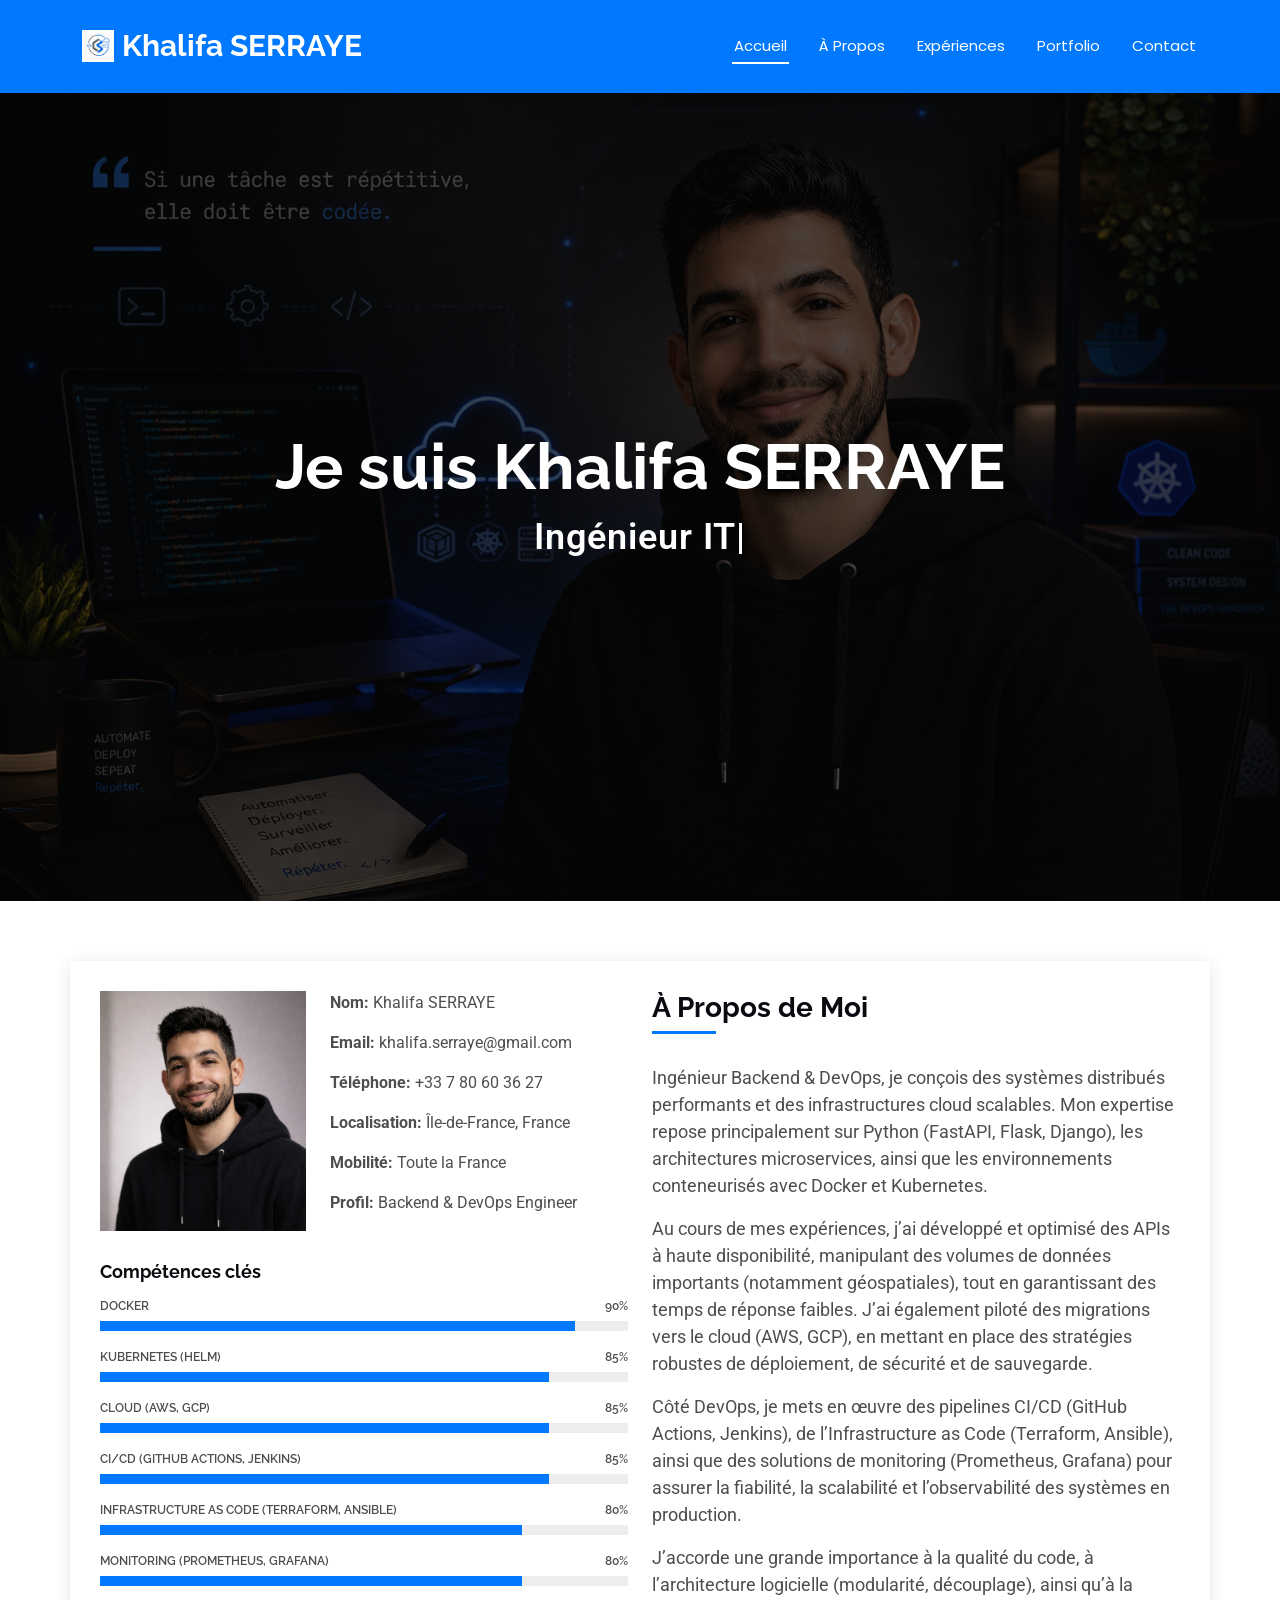
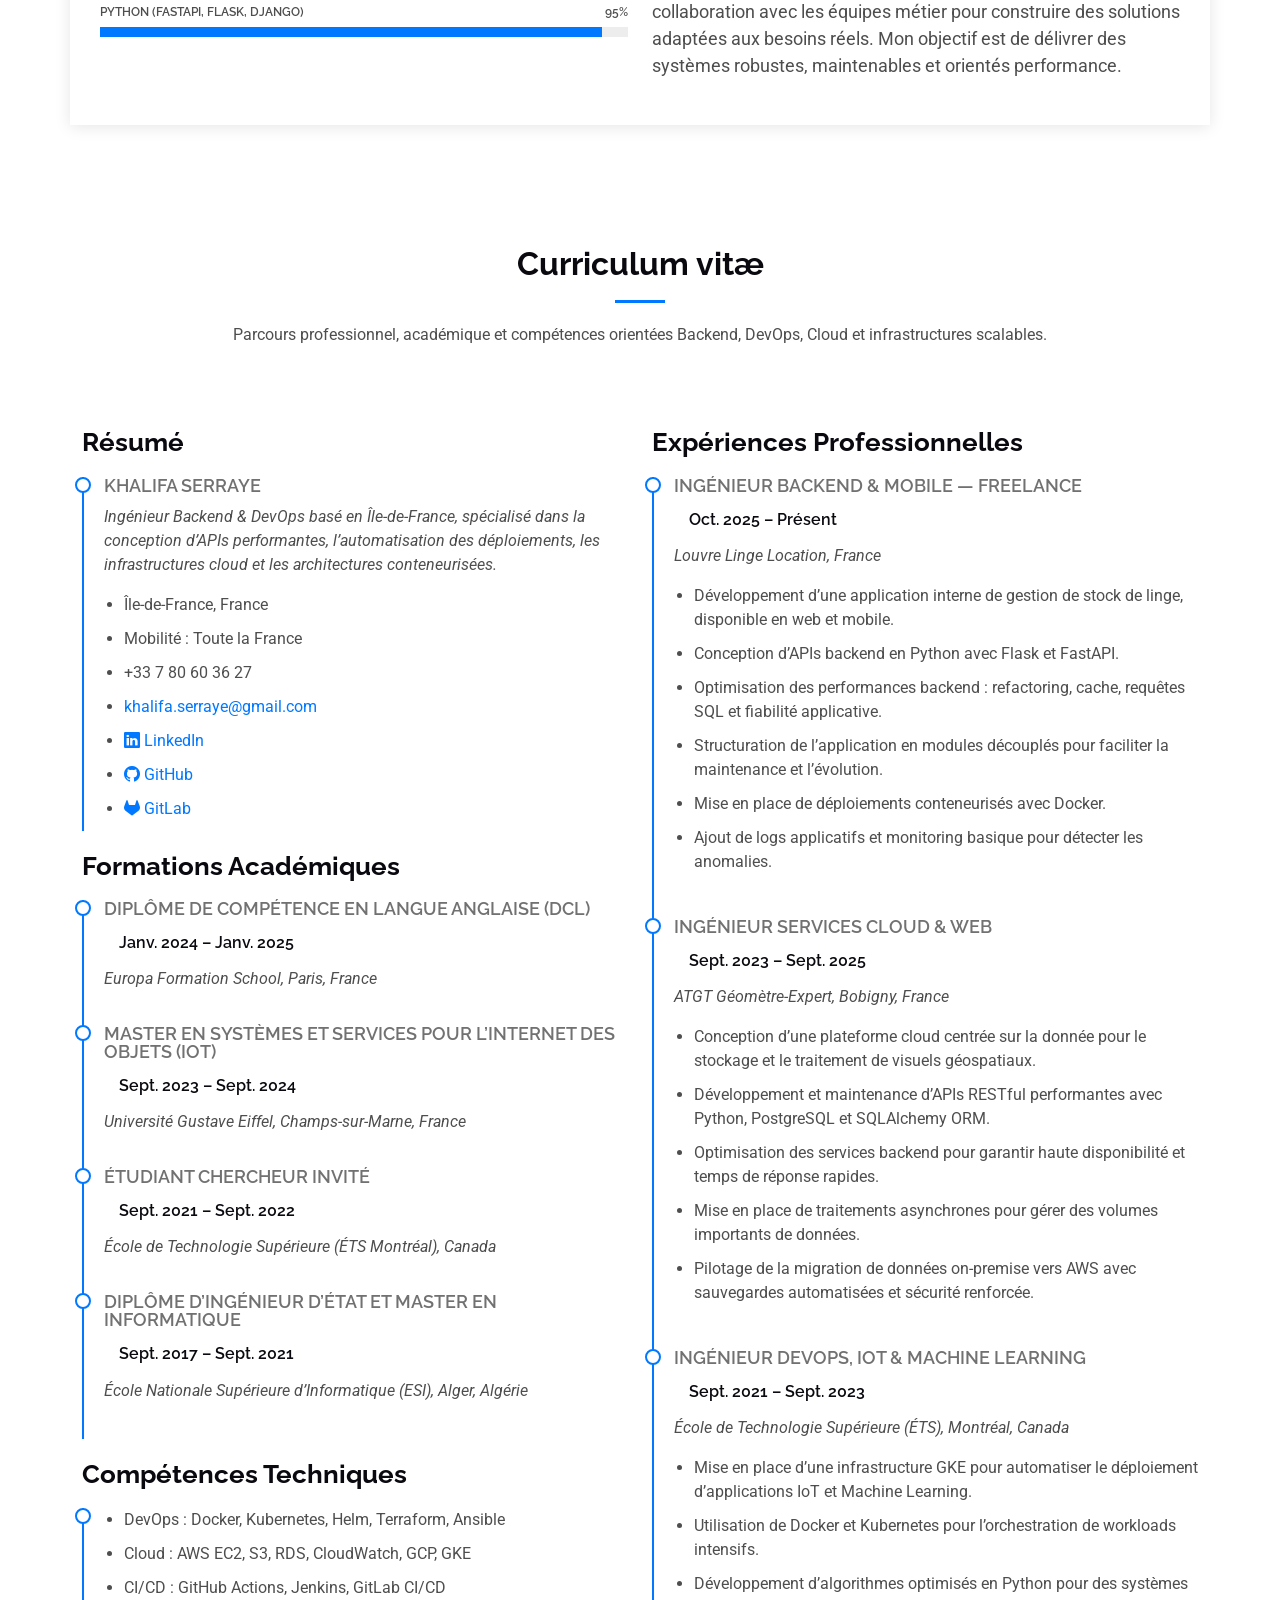
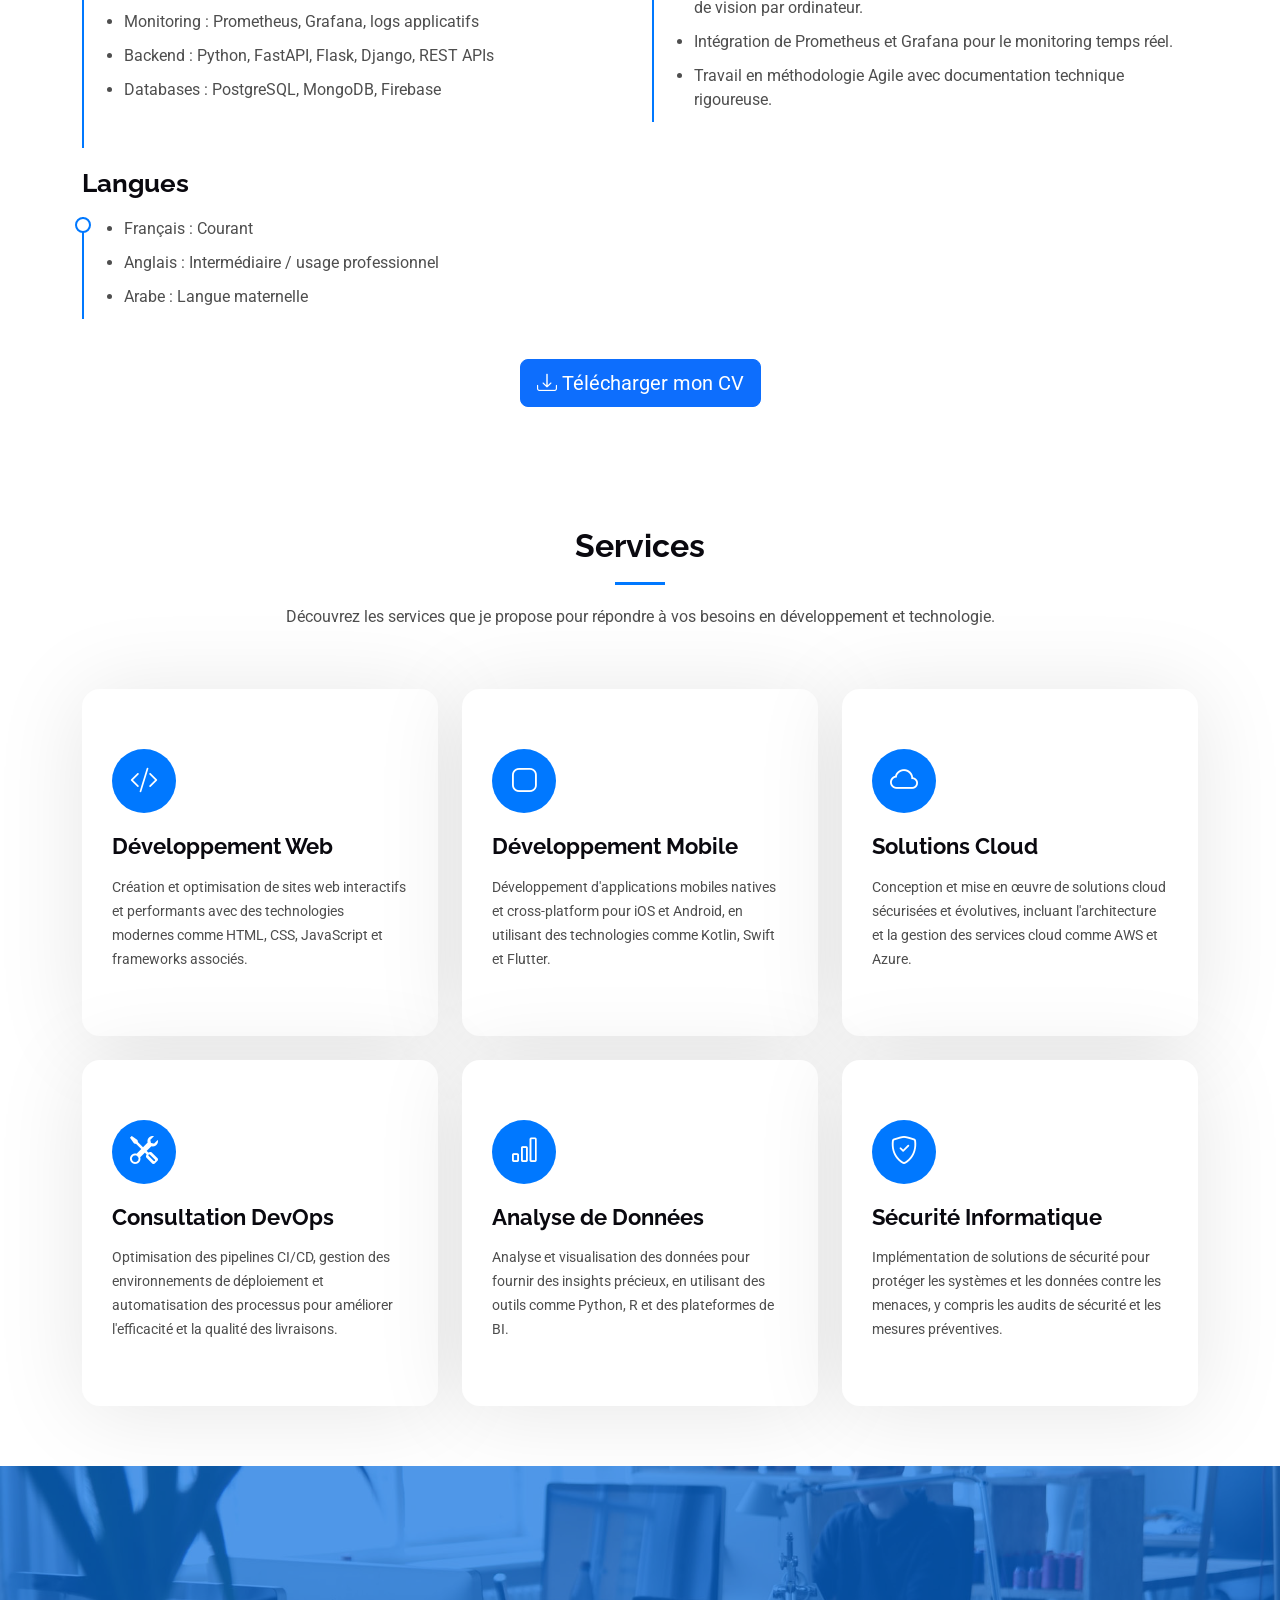
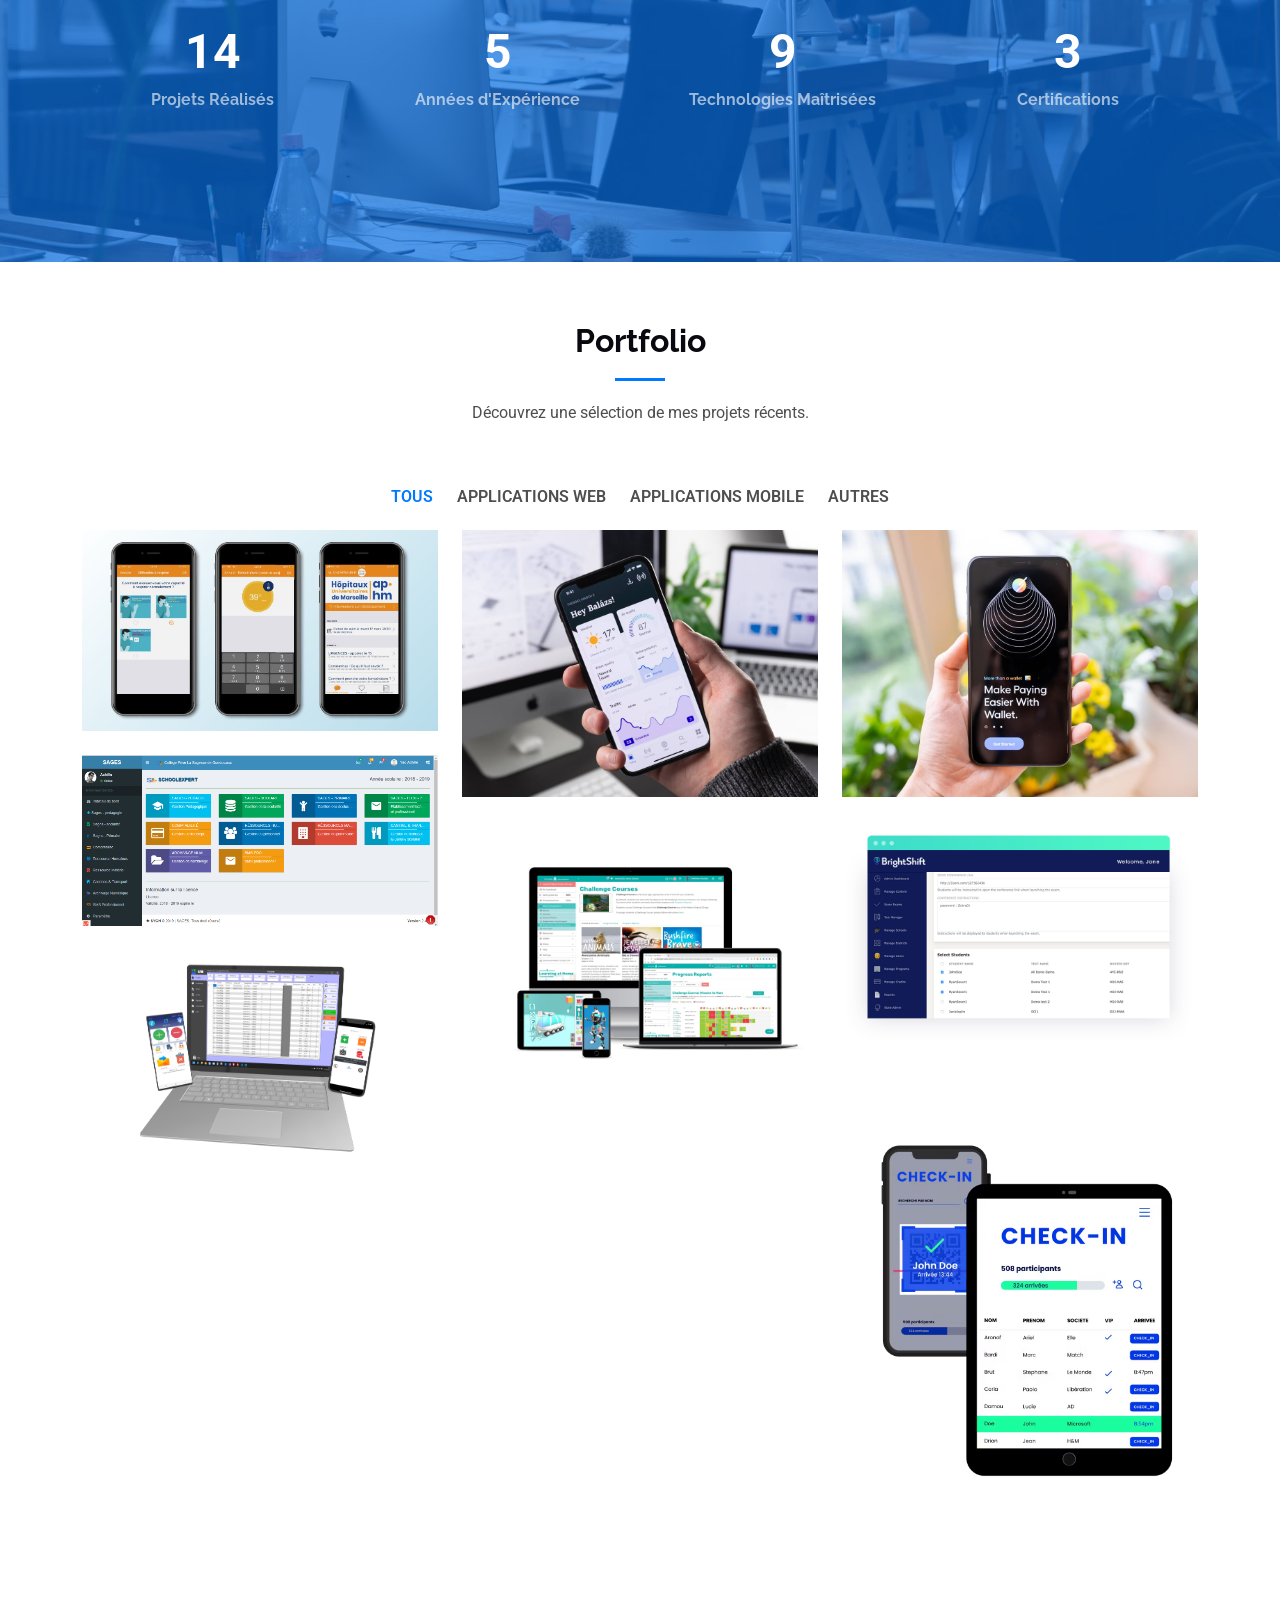
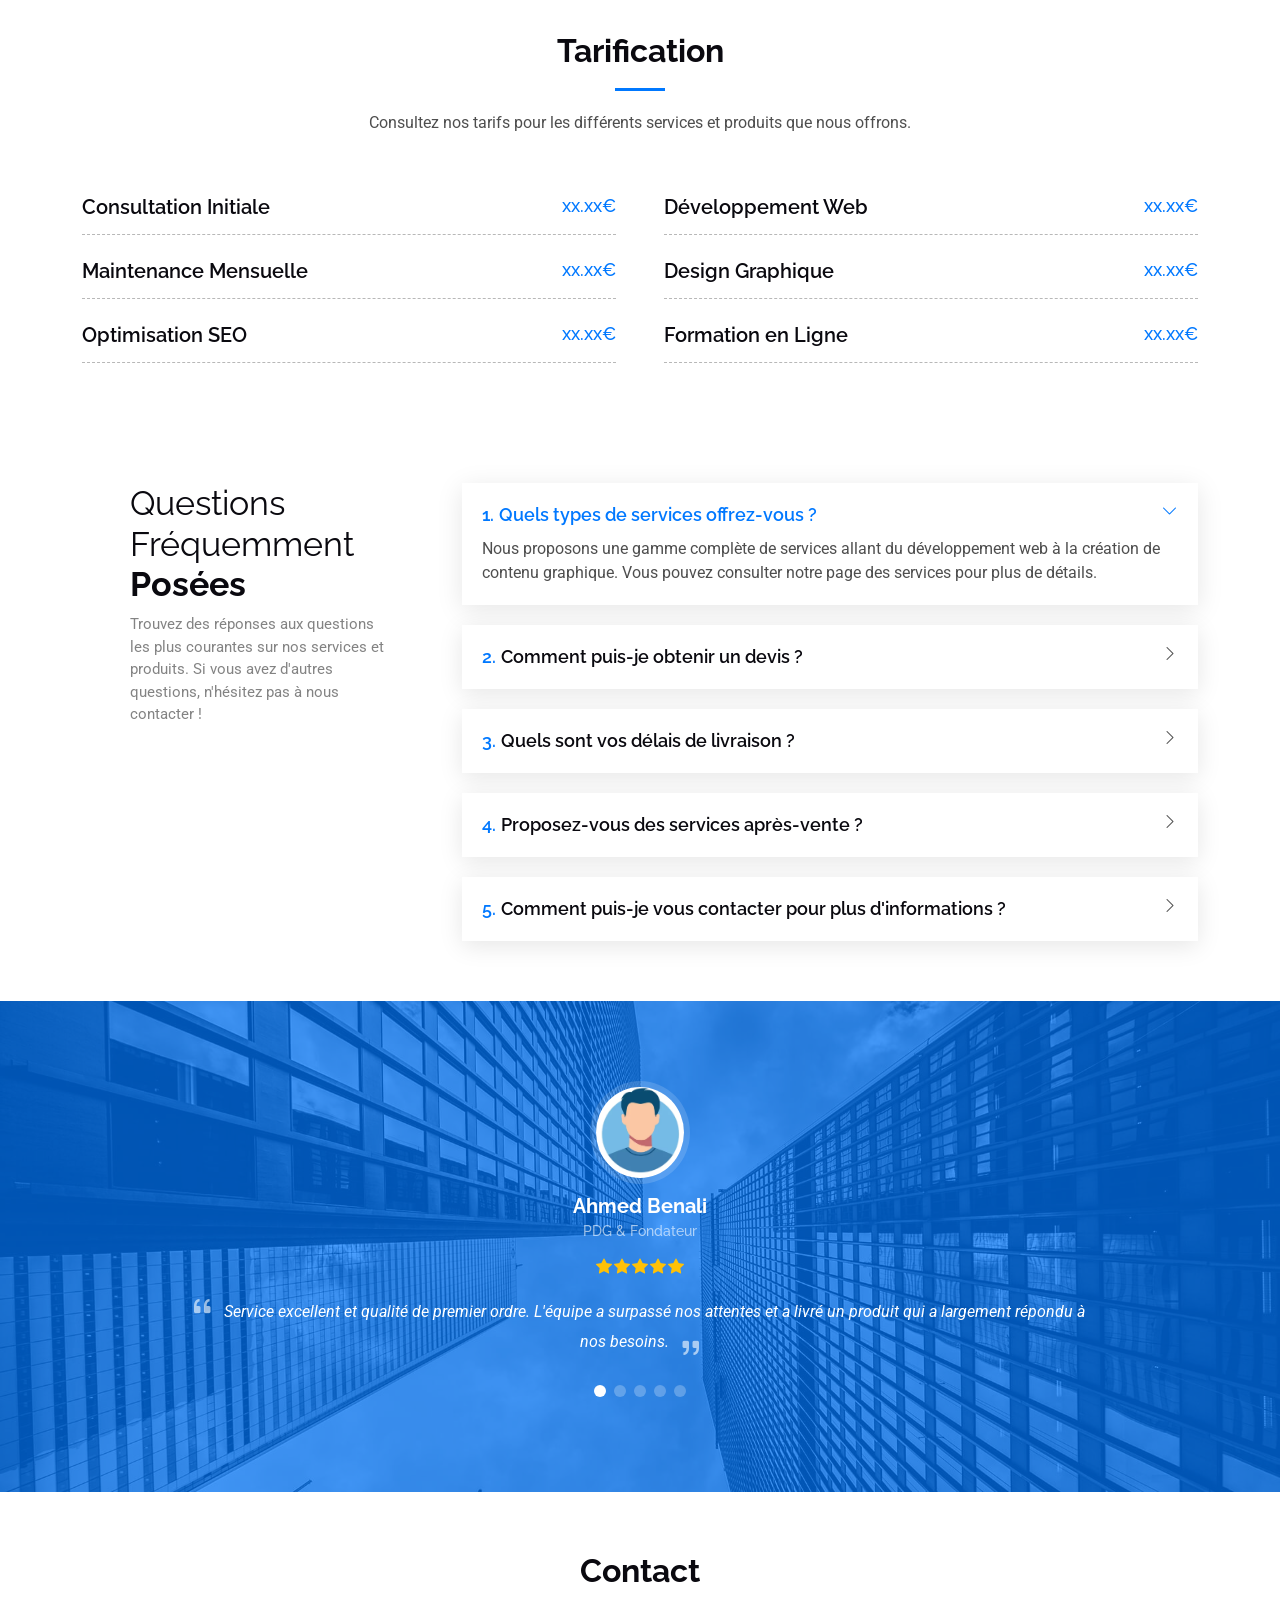
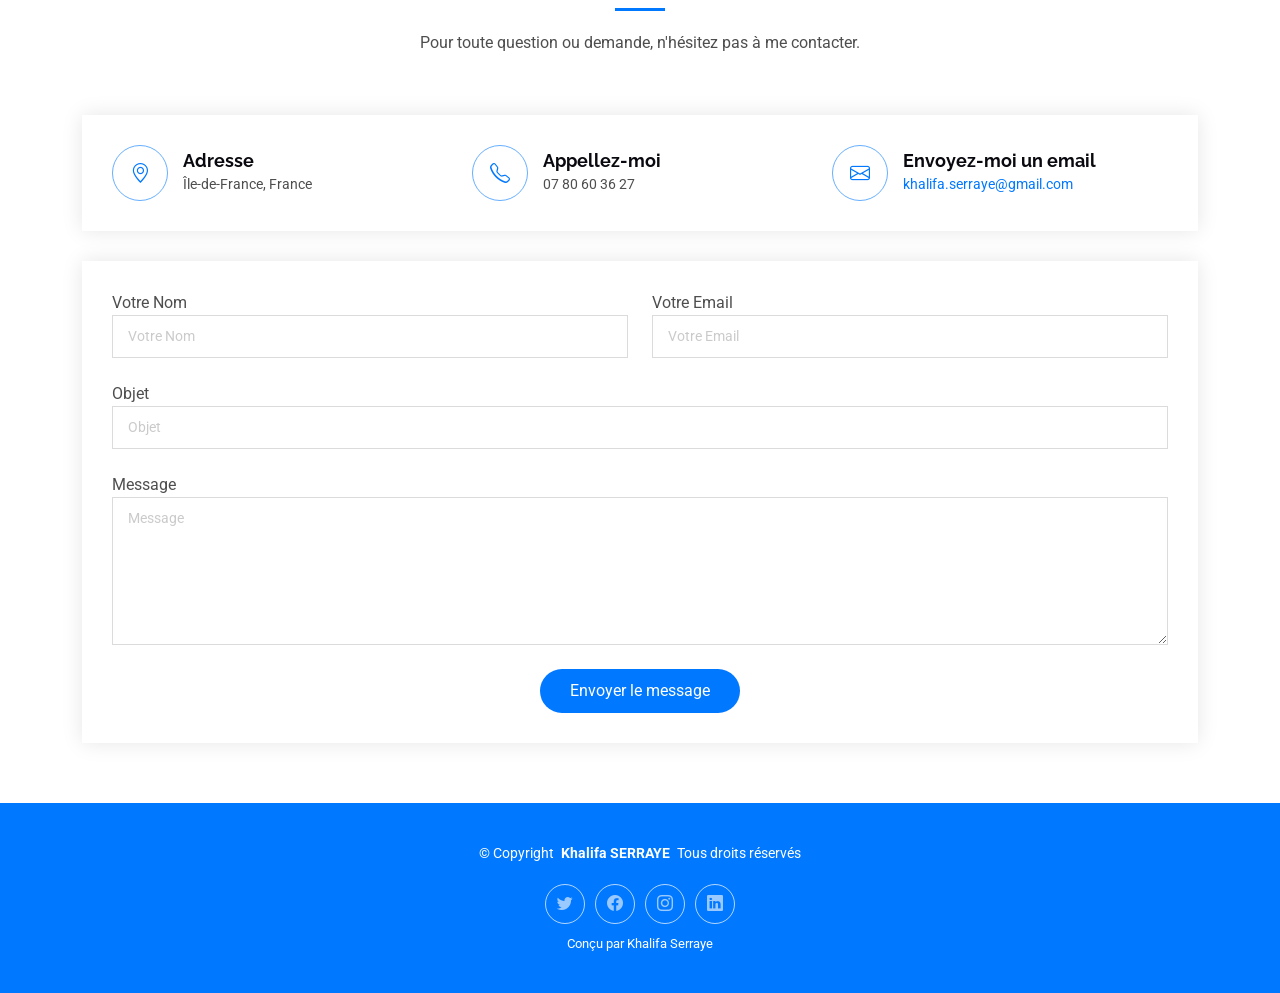
<file: index.html>
<!DOCTYPE html>
<html lang="en">

<head>
  <meta charset="utf-8">
  <meta content="width=device-width, initial-scale=1.0" name="viewport">
  <title>Khalifa Serraye - Ingénieur IT</title>
  <meta name="description"
    content="Site personnel de Khalifa Serraye, ingénieur IT spécialisé en DevOps et Cloud. Découvrez mes projets, expériences professionnelles et compétences.">
  <meta name="keywords"
    content="DevOps, Cloud, IT, Ingénieur, ReactJS, Docker, Kubernetes, Python, Flutter, GitHub, LinkedIn">

  <!-- Favicons -->
  <link href="assets/img/favicon.png" rel="icon">
  <link href="assets/img/apple-touch-icon.png" rel="apple-touch-icon">

  <!-- Fonts -->
  <link href="https://fonts.googleapis.com" rel="preconnect">
  <link href="https://fonts.gstatic.com" rel="preconnect" crossorigin>
  <link
    href="https://fonts.googleapis.com/css2?family=Roboto:ital,wght@0,100;0,300;0,400;0,500;0,700;0,900;1,100;1,300;1,400;1,500;1,700;1,900&family=Poppins:ital,wght@0,100;0,200;0,300;0,400;0,500;0,600;0,700;0,800;0,900;1,100;1,200;1,300;1,400;1,500;1,600;1,700;1,800;1,900&family=Raleway:ital,wght@0,100;0,200;0,300;0,400;0,500;0,600;0,700;0,800;0,900;1,100;1,200;1,300;1,400;1,500;1,600;1,700;1,800;1,900&display=swap"
    rel="stylesheet">

  <!-- Vendor CSS Files -->
  <link href="assets/vendor/bootstrap/css/bootstrap.min.css" rel="stylesheet">
  <link href="assets/vendor/bootstrap-icons/bootstrap-icons.css" rel="stylesheet">
  <link href="assets/vendor/aos/aos.css" rel="stylesheet">
  <link href="assets/vendor/glightbox/css/glightbox.min.css" rel="stylesheet">
  <link href="assets/vendor/swiper/swiper-bundle.min.css" rel="stylesheet">

  <!-- Main CSS File -->
  <link href="assets/css/main.css" rel="stylesheet">

  <!-- =======================================================
  * Template Name: DevFolio
  * Template URL: https://bootstrapmade.com/devfolio-bootstrap-portfolio-html-template/
  * Updated: Aug 07 2024 with Bootstrap v5.3.3
  * Author: BootstrapMade.com
  * License: https://bootstrapmade.com/license/
  ======================================================== -->
</head>

<body class="index-page">

  <header id="header" class="header d-flex align-items-center sticky-top">
    <div class="container-fluid container-xl position-relative d-flex align-items-center justify-content-between">

      <a href="index.html" class="logo d-flex align-items-center">
        <img src="assets/img/logo.png" alt="Logo Khalifa Serraye" class="me-2" style="height: 40px;">
        <h1 class="sitename">Khalifa SERRAYE</h1>
      </a>

      <nav id="navmenu" class="navmenu">
        <ul>
          <li><a href="#hero" class="active">Accueil</a></li>
          <li><a href="#about">À Propos</a></li>
          <li><a href="#resume">Expériences</a></li>
          <li><a href="#portfolio">Portfolio</a></li>
          <!-- <li><a href="#skills">Compétences</a></li> -->
          <li><a href="#contact">Contact</a></li>
        </ul>
        <i class="mobile-nav-toggle d-xl-none bi bi-list"></i>
      </nav>

    </div>
  </header>



  <main class="main">

    <!-- Hero Section -->
    <section id="hero" class="hero section dark-background">

      <!-- Image de présentation (à personnaliser) -->
      <img src="assets/img/hero-img.png" alt="Image de présentation" data-aos="fade-in">

      <div class="container d-flex flex-column align-items-center justify-content-center text-center" data-aos="fade-up"
        data-aos-delay="100">
        <h2>Je suis Khalifa SERRAYE</h2>
        <p>
          <span class="typed"
            data-typed-items="Ingénieur IT, Spécialiste DevOps et Cloud, Architecte CI/CD, Expert Docker et Kubernetes, Développeur Full Stack">
          </span>
        </p>
      </div>

    </section><!-- /Hero Section -->


    <!-- About Section -->
    <section id="about" class="about section">

      <div class="container" data-aos="fade-up" data-aos-delay="100">

        <div class="row gy-4">
          <div class="col-md-6">
            <div class="row justify-content-between gy-4">
              <div class="col-lg-5">
                <img src="assets/img/profile-img.png" class="img-fluid" alt="Khalifa Serraye">
              </div>
              <div class="col-lg-7 about-info">
                <p><strong>Nom: </strong> <span>Khalifa SERRAYE</span></p>
                <p><strong>Email: </strong> <span>khalifa.serraye@gmail.com</span></p>
                <p><strong>Téléphone: </strong> <span>+33 7 80 60 36 27</span></p>
                <p><strong>Localisation: </strong> <span>Île-de-France, France</span></p>
                <p><strong>Mobilité: </strong> <span>Toute la France</span></p>
                <p><strong>Profil: </strong> <span>Backend & DevOps Engineer</span></p>
              </div>
            </div>

            <div class="skills-content skills-animation">

              <h5>Compétences clés</h5>

              <!-- DevOps / Infra -->
              <div class="progress">
                <span class="skill"><span>Docker</span> <i class="val">90%</i></span>
                <div class="progress-bar-wrap">
                  <div class="progress-bar" role="progressbar" aria-valuenow="90"></div>
                </div>
              </div>

              <div class="progress">
                <span class="skill"><span>Kubernetes (Helm)</span> <i class="val">85%</i></span>
                <div class="progress-bar-wrap">
                  <div class="progress-bar" role="progressbar" aria-valuenow="85"></div>
                </div>
              </div>

              <div class="progress">
                <span class="skill"><span>Cloud (AWS, GCP)</span> <i class="val">85%</i></span>
                <div class="progress-bar-wrap">
                  <div class="progress-bar" role="progressbar" aria-valuenow="85"></div>
                </div>
              </div>

              <div class="progress">
                <span class="skill"><span>CI/CD (GitHub Actions, Jenkins)</span> <i class="val">85%</i></span>
                <div class="progress-bar-wrap">
                  <div class="progress-bar" role="progressbar" aria-valuenow="85"></div>
                </div>
              </div>

              <div class="progress">
                <span class="skill"><span>Infrastructure as Code (Terraform, Ansible)</span> <i
                    class="val">80%</i></span>
                <div class="progress-bar-wrap">
                  <div class="progress-bar" role="progressbar" aria-valuenow="80"></div>
                </div>
              </div>

              <div class="progress">
                <span class="skill"><span>Monitoring (Prometheus, Grafana)</span> <i class="val">80%</i></span>
                <div class="progress-bar-wrap">
                  <div class="progress-bar" role="progressbar" aria-valuenow="80"></div>
                </div>
              </div>

              <!-- Backend -->
              <div class="progress">
                <span class="skill"><span>Python (FastAPI, Flask, Django)</span> <i class="val">95%</i></span>
                <div class="progress-bar-wrap">
                  <div class="progress-bar" role="progressbar" aria-valuenow="95"></div>
                </div>
              </div>

            </div>
          </div>

          <div class="col-md-6">
            <div class="about-me">
              <h4>À Propos de Moi</h4>

              <p>
                Ingénieur Backend & DevOps, je conçois des systèmes distribués performants et des infrastructures cloud
                scalables. Mon expertise repose principalement sur Python (FastAPI, Flask, Django), les architectures
                microservices, ainsi que les environnements conteneurisés avec Docker et Kubernetes.
              </p>

              <p>
                Au cours de mes expériences, j’ai développé et optimisé des APIs à haute disponibilité, manipulant des
                volumes
                de données importants (notamment géospatiales), tout en garantissant des temps de réponse faibles. J’ai
                également
                piloté des migrations vers le cloud (AWS, GCP), en mettant en place des stratégies robustes de
                déploiement,
                de sécurité et de sauvegarde.
              </p>

              <p>
                Côté DevOps, je mets en œuvre des pipelines CI/CD (GitHub Actions, Jenkins), de l’Infrastructure as Code
                (Terraform, Ansible), ainsi que des solutions de monitoring (Prometheus, Grafana) pour assurer la
                fiabilité,
                la scalabilité et l’observabilité des systèmes en production.
              </p>

              <p>
                J’accorde une grande importance à la qualité du code, à l’architecture logicielle (modularité,
                découplage),
                ainsi qu’à la collaboration avec les équipes métier pour construire des solutions adaptées aux besoins
                réels.
                Mon objectif est de délivrer des systèmes robustes, maintenables et orientés performance.
              </p>

            </div>
          </div>
        </div>

      </div>

    </section><!-- /About Section -->


<!-- Resume Section -->
<section id="resume" class="resume section">

  <div class="container section-title" data-aos="fade-up">
    <h2>Curriculum vitæ</h2>
    <p>Parcours professionnel, académique et compétences orientées Backend, DevOps, Cloud et infrastructures scalables.</p>
  </div>

  <div class="container">
    <div class="row">

      <!-- Left Column -->
      <div class="col-lg-6" data-aos="fade-up" data-aos-delay="100">

        <h3 class="resume-title">Résumé</h3>
        <div class="resume-item pb-0">
          <h4>Khalifa Serraye</h4>
          <p>
            <em>
              Ingénieur Backend & DevOps basé en Île-de-France, spécialisé dans la conception d’APIs performantes,
              l’automatisation des déploiements, les infrastructures cloud et les architectures conteneurisées.
            </em>
          </p>
          <ul>
            <li>Île-de-France, France</li>
            <li>Mobilité : Toute la France</li>
            <li>+33 7 80 60 36 27</li>
            <li><a href="mailto:khalifa.serraye@gmail.com">khalifa.serraye@gmail.com</a></li>
            <li><a href="https://www.linkedin.com/in/khalifaserraye" target="_blank"><i class="bi bi-linkedin"></i> LinkedIn</a></li>
            <li><a href="https://github.com/khalifaserraye" target="_blank"><i class="bi bi-github"></i> GitHub</a></li>
            <li><a href="https://gitlab.com/khalifa.serraye" target="_blank"><i class="bi bi-gitlab"></i> GitLab</a></li>
          </ul>
        </div>

        <h3 class="resume-title">Formations Académiques</h3>

        <div class="resume-item">
          <h4>Diplôme de Compétence en Langue Anglaise (DCL)</h4>
          <h5>Janv. 2024 – Janv. 2025</h5>
          <p><em>Europa Formation School, Paris, France</em></p>
        </div>

        <div class="resume-item">
          <h4>Master en Systèmes et Services pour l’Internet des Objets (IoT)</h4>
          <h5>Sept. 2023 – Sept. 2024</h5>
          <p><em>Université Gustave Eiffel, Champs-sur-Marne, France</em></p>
        </div>

        <div class="resume-item">
          <h4>Étudiant Chercheur Invité</h4>
          <h5>Sept. 2021 – Sept. 2022</h5>
          <p><em>École de Technologie Supérieure (ÉTS Montréal), Canada</em></p>
        </div>

        <div class="resume-item">
          <h4>Diplôme d’Ingénieur d’État et Master en Informatique</h4>
          <h5>Sept. 2017 – Sept. 2021</h5>
          <p><em>École Nationale Supérieure d’Informatique (ESI), Alger, Algérie</em></p>
        </div>

        <h3 class="resume-title">Compétences Techniques</h3>
        <div class="resume-item">
          <ul>
            <li>DevOps : Docker, Kubernetes, Helm, Terraform, Ansible</li>
            <li>Cloud : AWS EC2, S3, RDS, CloudWatch, GCP, GKE</li>
            <li>CI/CD : GitHub Actions, Jenkins, GitLab CI/CD</li>
            <li>Monitoring : Prometheus, Grafana, logs applicatifs</li>
            <li>Backend : Python, FastAPI, Flask, Django, REST APIs</li>
            <li>Databases : PostgreSQL, MongoDB, Firebase</li>
          </ul>
        </div>

        <h3 class="resume-title">Langues</h3>
        <div class="resume-item">
          <ul>
            <li>Français : Courant</li>
            <li>Anglais : Intermédiaire / usage professionnel</li>
            <li>Arabe : Langue maternelle</li>
          </ul>
        </div>

      </div>

      <!-- Right Column -->
      <div class="col-lg-6" data-aos="fade-up" data-aos-delay="200">

        <h3 class="resume-title">Expériences Professionnelles</h3>

        <div class="resume-item">
          <h4>Ingénieur Backend & Mobile — Freelance</h4>
          <h5>Oct. 2025 – Présent</h5>
          <p><em>Louvre Linge Location, France</em></p>
          <ul>
            <li>Développement d’une application interne de gestion de stock de linge, disponible en web et mobile.</li>
            <li>Conception d’APIs backend en Python avec Flask et FastAPI.</li>
            <li>Optimisation des performances backend : refactoring, cache, requêtes SQL et fiabilité applicative.</li>
            <li>Structuration de l’application en modules découplés pour faciliter la maintenance et l’évolution.</li>
            <li>Mise en place de déploiements conteneurisés avec Docker.</li>
            <li>Ajout de logs applicatifs et monitoring basique pour détecter les anomalies.</li>
          </ul>
        </div>

        <div class="resume-item">
          <h4>Ingénieur Services Cloud & Web</h4>
          <h5>Sept. 2023 – Sept. 2025</h5>
          <p><em>ATGT Géomètre-Expert, Bobigny, France</em></p>
          <ul>
            <li>Conception d’une plateforme cloud centrée sur la donnée pour le stockage et le traitement de visuels géospatiaux.</li>
            <li>Développement et maintenance d’APIs RESTful performantes avec Python, PostgreSQL et SQLAlchemy ORM.</li>
            <li>Optimisation des services backend pour garantir haute disponibilité et temps de réponse rapides.</li>
            <li>Mise en place de traitements asynchrones pour gérer des volumes importants de données.</li>
            <li>Pilotage de la migration de données on-premise vers AWS avec sauvegardes automatisées et sécurité renforcée.</li>
          </ul>
        </div>

        <div class="resume-item">
          <h4>Ingénieur DevOps, IoT & Machine Learning</h4>
          <h5>Sept. 2021 – Sept. 2023</h5>
          <p><em>École de Technologie Supérieure (ÉTS), Montréal, Canada</em></p>
          <ul>
            <li>Mise en place d’une infrastructure GKE pour automatiser le déploiement d’applications IoT et Machine Learning.</li>
            <li>Utilisation de Docker et Kubernetes pour l’orchestration de workloads intensifs.</li>
            <li>Développement d’algorithmes optimisés en Python pour des systèmes de vision par ordinateur.</li>
            <li>Intégration de Prometheus et Grafana pour le monitoring temps réel.</li>
            <li>Travail en méthodologie Agile avec documentation technique rigoureuse.</li>
          </ul>
        </div>

      </div>

    </div>
  </div>

  <div class="container text-center mt-4" data-aos="fade-up" data-aos-delay="300">
    <a href="https://drive.google.com/uc?export=download&id=1YuE_Q8Ka6aSPnz5uK_xkPXh90VL6zSIm" class="btn btn-primary btn-lg" download>
      <i class="bi bi-download"></i> Télécharger mon CV
    </a>
  </div>

</section>

    <!-- Services Section -->
    <section id="services" class="services section">

      <!-- Section Title -->
      <div class="container section-title" data-aos="fade-up">
        <h2>Services</h2>
        <p>Découvrez les services que je propose pour répondre à vos besoins en développement et technologie.</p>
      </div><!-- End Section Title -->

      <div class="container">

        <div class="row gy-4">

          <div class="col-lg-4 col-md-6" data-aos="fade-up" data-aos-delay="100">
            <div class="service-item position-relative">
              <div class="icon">
                <i class="bi bi-code-slash"></i>
              </div>
              <a href="#" class="stretched-link">
                <h3>Développement Web</h3>
              </a>
              <p>Création et optimisation de sites web interactifs et performants avec des technologies modernes comme
                HTML, CSS, JavaScript et frameworks associés.</p>
            </div>
          </div><!-- End Service Item -->

          <div class="col-lg-4 col-md-6" data-aos="fade-up" data-aos-delay="200">
            <div class="service-item position-relative">
              <div class="icon">
                <i class="bi bi-app"></i>
              </div>
              <a href="#" class="stretched-link">
                <h3>Développement Mobile</h3>
              </a>
              <p>Développement d'applications mobiles natives et cross-platform pour iOS et Android, en utilisant des
                technologies comme Kotlin, Swift et Flutter.</p>
            </div>
          </div><!-- End Service Item -->

          <div class="col-lg-4 col-md-6" data-aos="fade-up" data-aos-delay="300">
            <div class="service-item position-relative">
              <div class="icon">
                <i class="bi bi-cloud"></i>
              </div>
              <a href="#" class="stretched-link">
                <h3>Solutions Cloud</h3>
              </a>
              <p>Conception et mise en œuvre de solutions cloud sécurisées et évolutives, incluant l'architecture et la
                gestion des services cloud comme AWS et Azure.</p>
            </div>
          </div><!-- End Service Item -->

          <div class="col-lg-4 col-md-6" data-aos="fade-up" data-aos-delay="400">
            <div class="service-item position-relative">
              <div class="icon">
                <i class="bi bi-tools"></i>
              </div>
              <a href="#" class="stretched-link">
                <h3>Consultation DevOps</h3>
              </a>
              <p>Optimisation des pipelines CI/CD, gestion des environnements de déploiement et automatisation des
                processus pour améliorer l'efficacité et la qualité des livraisons.</p>
            </div>
          </div><!-- End Service Item -->

          <div class="col-lg-4 col-md-6" data-aos="fade-up" data-aos-delay="500">
            <div class="service-item position-relative">
              <div class="icon">
                <i class="bi bi-bar-chart"></i>
              </div>
              <a href="#" class="stretched-link">
                <h3>Analyse de Données</h3>
              </a>
              <p>Analyse et visualisation des données pour fournir des insights précieux, en utilisant des outils comme
                Python, R et des plateformes de BI.</p>
            </div>
          </div><!-- End Service Item -->

          <div class="col-lg-4 col-md-6" data-aos="fade-up" data-aos-delay="600">
            <div class="service-item position-relative">
              <div class="icon">
                <i class="bi bi-shield-check"></i>
              </div>
              <a href="#" class="stretched-link">
                <h3>Sécurité Informatique</h3>
              </a>
              <p>Implémentation de solutions de sécurité pour protéger les systèmes et les données contre les menaces, y
                compris les audits de sécurité et les mesures préventives.</p>
            </div>
          </div><!-- End Service Item -->

        </div>

      </div>

    </section><!-- /Services Section -->

    <!-- Stats Section -->
    <section id="stats" class="stats section accent-background">

      <img src="assets/img/stats-bg.jpg" alt="" data-aos="fade-in">

      <div class="container position-relative" data-aos="fade-up" data-aos-delay="100">

        <div class="row gy-4">

          <div class="col-lg-3 col-md-6">
            <div class="stats-item text-center w-100 h-100">
              <span data-purecounter-start="0" data-purecounter-end="15" data-purecounter-duration="1"
                class="purecounter">15</span>
              <p>Projets Réalisés</p>
            </div>
          </div><!-- End Stats Item -->

          <div class="col-lg-3 col-md-6">
            <div class="stats-item text-center w-100 h-100">
              <span data-purecounter-start="0" data-purecounter-end="5" data-purecounter-duration="1"
                class="purecounter">5</span>
              <p>Années d'Expérience</p>
            </div>
          </div><!-- End Stats Item -->

          <div class="col-lg-3 col-md-6">
            <div class="stats-item text-center w-100 h-100">
              <span data-purecounter-start="0" data-purecounter-end="10" data-purecounter-duration="1"
                class="purecounter">10</span>
              <p>Technologies Maîtrisées</p>
            </div>
          </div><!-- End Stats Item -->

          <div class="col-lg-3 col-md-6">
            <div class="stats-item text-center w-100 h-100">
              <span data-purecounter-start="0" data-purecounter-end="3" data-purecounter-duration="1"
                class="purecounter">3</span>
              <p>Certifications</p>
            </div>
          </div><!-- End Stats Item -->

        </div>

      </div>

    </section><!-- /Stats Section -->

    <!-- Portfolio Section -->
    <section id="portfolio" class="portfolio section">

      <!-- Section Title -->
      <div class="container section-title" data-aos="fade-up">
        <h2>Portfolio</h2>
        <p>Découvrez une sélection de mes projets récents.</p>
      </div><!-- End Section Title -->

      <div class="container">

        <div class="isotope-layout" data-default-filter="*" data-layout="masonry" data-sort="original-order">

          <ul class="portfolio-filters isotope-filters" data-aos="fade-up" data-aos-delay="100">
            <li data-filter="*" class="filter-active">Tous</li>
            <li data-filter=".filter-web">Applications Web</li>
            <li data-filter=".filter-mob">Applications Mobile</li>
            <!-- <li data-filter=".filter-art">Articles</li> -->
            <li data-filter=".filter-etc">Autres</li>
          </ul><!-- End Portfolio Filters -->

          <div class="row gy-4 isotope-container" data-aos="fade-up" data-aos-delay="200">

            <div class="col-lg-4 col-md-6 portfolio-item isotope-item filter-web filter-mob">
              <img src="assets/img/portfolio/covid.jpg" class="img-fluid" alt="Tourisme Intelligent">
              <div class="portfolio-info">
                <h4>Gestion des alertes sanitaires et des crises</h4>
                <p>Contribution, en raison du COVID-19, à la conception d’un système de gestion des alertes sanitaires
                  et des crises.</p>
                <a href="assets/img/portfolio/app-1.jpg" title="Tourisme Intelligent"
                  data-gallery="portfolio-gallery-app" class="glightbox preview-link"><i class="bi bi-zoom-in"></i></a>
                <a href="portfolio-details.html" title="Détails" class="details-link"><i
                    class="bi bi-link-45deg"></i></a>
              </div>
            </div><!-- End Portfolio Item -->

            <div class="col-lg-4 col-md-6 portfolio-item isotope-item filter-mob">
              <img src="assets/img/portfolio/app-1.jpg" class="img-fluid" alt="Tourisme Intelligent">
              <div class="portfolio-info">
                <h4>Tourisme Intelligent</h4>
                <p>Développement d'une application mobile pour le tourisme intelligent avec Dart & Flutter, intégrant
                  une API complète.</p>
                <a href="assets/img/portfolio/app-1.jpg" title="Tourisme Intelligent"
                  data-gallery="portfolio-gallery-app" class="glightbox preview-link"><i class="bi bi-zoom-in"></i></a>
                <a href="portfolio-details.html" title="Détails" class="details-link"><i
                    class="bi bi-link-45deg"></i></a>
              </div>
            </div><!-- End Portfolio Item -->

            <div class="col-lg-4 col-md-6 portfolio-item isotope-item filter-mob">
              <img src="assets/img/portfolio/app-2.jpg" class="img-fluid" alt="Application de Gestion des Absences">
              <div class="portfolio-info">
                <h4>Gestion des Absences</h4>
                <p>Application mobile pour la gestion des absences des étudiants développée en Kotlin.</p>
                <a href="assets/img/portfolio/app-2.jpg" title="Gestion des Absences"
                  data-gallery="portfolio-gallery-app" class="glightbox preview-link"><i class="bi bi-zoom-in"></i></a>
                <a href="portfolio-details.html" title="Détails" class="details-link"><i
                    class="bi bi-link-45deg"></i></a>
              </div>
            </div><!-- End Portfolio Item -->

            <div class="col-lg-4 col-md-6 portfolio-item isotope-item filter-web">
              <img src="assets/img/portfolio/scolarité.png" class="img-fluid" alt="Plateforme de Gestion de Scolarité">
              <div class="portfolio-info">
                <h4>Gestion de Scolarité</h4>
                <p>Développement d'une plateforme de gestion de scolarité pour l'ESI sous la forme de microservices.</p>
                <a href="assets/img/portfolio/product-1.jpg" title="Gestion de Scolarité"
                  data-gallery="portfolio-gallery-product" class="glightbox preview-link"><i
                    class="bi bi-zoom-in"></i></a>
                <a href="portfolio-details.html" title="Détails" class="details-link"><i
                    class="bi bi-link-45deg"></i></a>
              </div>
            </div><!-- End Portfolio Item -->

            <div class="col-lg-4 col-md-6 portfolio-item isotope-item filter-web">
              <img src="assets/img/portfolio/labs.jpg" class="img-fluid" alt="Système de Gestion des Activités">
              <div class="portfolio-info">
                <h4>Activités des Laboratoires de Recherche</h4>
                <p>Création d’un système de gestion des activités de laboratoire avec Django et Angular.</p>
                <a href="assets/img/portfolio/branding-1.jpg" title="Gestion des Activités"
                  data-gallery="portfolio-gallery-branding" class="glightbox preview-link"><i
                    class="bi bi-zoom-in"></i></a>
                <a href="portfolio-details.html" title="Détails" class="details-link"><i
                    class="bi bi-link-45deg"></i></a>
              </div>
            </div><!-- End Portfolio Item -->

            <div class="col-lg-4 col-md-6 portfolio-item isotope-item filter-etc">
              <img src="assets/img/portfolio/exam.png" class="img-fluid" alt="Système d'Affectation des Examens">
              <div class="portfolio-info">
                <h4>Affectation des Examens</h4>
                <p>Développement d’un système d’affectation des étudiants aux salles d’examen en VB.Net et Microsoft
                  Access.</p>
                <a href="assets/img/portfolio/books-1.jpg" title="Affectation des Examens"
                  data-gallery="portfolio-gallery-book" class="glightbox preview-link"><i class="bi bi-zoom-in"></i></a>
                <a href="portfolio-details.html" title="Détails" class="details-link"><i
                    class="bi bi-link-45deg"></i></a>
              </div>
            </div><!-- End Portfolio Item -->

            <div class="col-lg-4 col-md-6 portfolio-item isotope-item filter-mob">
              <img src="assets/img/portfolio/market.webp" class="img-fluid" alt="Gestion de Magasin">
              <div class="portfolio-info">
                <h4>Gestion de Magasin</h4>
                <p>Développement d'une solution web et mobile de gestion de magasin en utilisant Flutter, Django et
                  Firebase.</p>
                <a href="assets/img/portfolio/books-1.jpg" title="Affectation des Examens"
                  data-gallery="portfolio-gallery-book" class="glightbox preview-link"><i class="bi bi-zoom-in"></i></a>
                <a href="portfolio-details.html" title="Détails" class="details-link"><i
                    class="bi bi-link-45deg"></i></a>
              </div>
            </div><!-- End Portfolio Item -->

            <div class="col-lg-4 col-md-6 portfolio-item isotope-item filter-mob">
              <img src="assets/img/portfolio/qr-student.avif" class="img-fluid"
                alt="Émargement automatique des étudiants">
              <div class="portfolio-info">
                <h4>Émargement automatique des étudiants</h4>
                <p>Développement d'une application mobile pour la gestion des absences des étudiants de l’ESI en
                  utilisant Kotlin.</p>
                <a href="assets/img/portfolio/books-1.jpg" title="Affectation des Examens"
                  data-gallery="portfolio-gallery-book" class="glightbox preview-link"><i class="bi bi-zoom-in"></i></a>
                <a href="portfolio-details.html" title="Détails" class="details-link"><i
                    class="bi bi-link-45deg"></i></a>
              </div>
            </div><!-- End Portfolio Item -->

            <!-- Ajoute d'autres projets ici -->

          </div><!-- End Portfolio Container -->

        </div>

      </div>

    </section><!-- /Portfolio Section -->

    <!-- Pricing Section -->
    <section id="pricing" class="pricing section">

      <!-- Section Title -->
      <div class="container section-title" data-aos="fade-up">
        <h2>Tarification</h2>
        <p>Consultez nos tarifs pour les différents services et produits que nous offrons.</p>
      </div><!-- End Section Title -->

      <div class="container" data-aos="fade-up" data-aos-delay="100">

        <div class="row gy-4 gx-lg-5">

          <div class="col-lg-6">
            <div class="pricing-item d-flex justify-content-between">
              <h3>Consultation Initiale</h3>
              <h4>xx.xx€</h4>
            </div>
          </div><!-- End Pricing Item -->

          <div class="col-lg-6">
            <div class="pricing-item d-flex justify-content-between">
              <h3>Développement Web</h3>
              <h4>xx.xx€</h4>
            </div>
          </div><!-- End Pricing Item -->

          <div class="col-lg-6">
            <div class="pricing-item d-flex justify-content-between">
              <h3>Maintenance Mensuelle</h3>
              <h4>xx.xx€</h4>
            </div>
          </div><!-- End Pricing Item -->

          <div class="col-lg-6">
            <div class="pricing-item d-flex justify-content-between">
              <h3>Design Graphique</h3>
              <h4>xx.xx€</h4>
            </div>
          </div><!-- End Pricing Item -->

          <div class="col-lg-6">
            <div class="pricing-item d-flex justify-content-between">
              <h3>Optimisation SEO</h3>
              <h4>xx.xx€</h4>
            </div>
          </div><!-- End Pricing Item -->

          <div class="col-lg-6">
            <div class="pricing-item d-flex justify-content-between">
              <h3>Formation en Ligne</h3>
              <h4>xx.xx€</h4>
            </div>
          </div><!-- End Pricing Item -->

        </div>

      </div>

    </section><!-- /Pricing Section -->

    <!-- Faq Section -->
    <section id="faq" class="faq section">

      <div class="container">

        <div class="row gy-4">

          <div class="col-lg-4" data-aos="fade-up" data-aos-delay="100">
            <div class="content px-xl-5">
              <h3><span>Questions Fréquemment</span> <strong>Posées</strong></h3>
              <p>
                Trouvez des réponses aux questions les plus courantes sur nos services et produits. Si vous avez
                d'autres questions, n'hésitez pas à nous contacter !
              </p>
            </div>
          </div>

          <div class="col-lg-8" data-aos="fade-up" data-aos-delay="200">

            <div class="faq-container">
              <div class="faq-item faq-active">
                <h3><span class="num">1.</span> <span>Quels types de services offrez-vous ?</span></h3>
                <div class="faq-content">
                  <p>Nous proposons une gamme complète de services allant du développement web à la création de contenu
                    graphique. Vous pouvez consulter notre page des services pour plus de détails.</p>
                </div>
                <i class="faq-toggle bi bi-chevron-right"></i>
              </div><!-- End Faq item-->

              <div class="faq-item">
                <h3><span class="num">2.</span> <span>Comment puis-je obtenir un devis ?</span></h3>
                <div class="faq-content">
                  <p>Pour obtenir un devis, veuillez remplir notre formulaire de demande de devis en ligne ou nous
                    contacter directement par téléphone ou email. Nous vous enverrons une estimation basée sur vos
                    besoins spécifiques.</p>
                </div>
                <i class="faq-toggle bi bi-chevron-right"></i>
              </div><!-- End Faq item-->

              <div class="faq-item">
                <h3><span class="num">3.</span> <span>Quels sont vos délais de livraison ?</span></h3>
                <div class="faq-content">
                  <p>Les délais de livraison varient en fonction du projet. En général, nous nous efforçons de respecter
                    les délais indiqués dans le devis. Pour des projets plus complexes, nous vous fournirons un
                    calendrier détaillé.</p>
                </div>
                <i class="faq-toggle bi bi-chevron-right"></i>
              </div><!-- End Faq item-->

              <div class="faq-item">
                <h3><span class="num">4.</span> <span>Proposez-vous des services après-vente ?</span></h3>
                <div class="faq-content">
                  <p>Oui, nous offrons des services de support après-vente pour répondre à toutes vos questions et
                    résoudre tout problème qui pourrait survenir après la livraison du projet.</p>
                </div>
                <i class="faq-toggle bi bi-chevron-right"></i>
              </div><!-- End Faq item-->

              <div class="faq-item">
                <h3><span class="num">5.</span> <span>Comment puis-je vous contacter pour plus d'informations ?</span>
                </h3>
                <div class="faq-content">
                  <p>Vous pouvez nous contacter par téléphone, email, ou via notre formulaire de contact en ligne. Nous
                    sommes disponibles pour répondre à vos questions et vous fournir toutes les informations dont vous
                    avez besoin.</p>
                </div>
                <i class="faq-toggle bi bi-chevron-right"></i>
              </div><!-- End Faq item-->

            </div>

          </div>
        </div>

      </div>

    </section><!-- /Faq Section -->

    <!-- Testimonials Section -->
    <section id="testimonials" class="testimonials section accent-background">

      <img src="assets/img/testimonials-bg.jpg" class="testimonials-bg" alt="Background Image">

      <div class="container" data-aos="fade-up" data-aos-delay="100">

        <div class="swiper init-swiper">
          <script type="application/json" class="swiper-config">
        {
          "loop": true,
          "speed": 600,
          "autoplay": {
            "delay": 5000
          },
          "slidesPerView": "auto",
          "pagination": {
            "el": ".swiper-pagination",
            "type": "bullets",
            "clickable": true
          }
        }
      </script>
          <div class="swiper-wrapper">

            <div class="swiper-slide">
              <div class="testimonial-item">
                <img src="assets/img/testimonials/testimonials-1.jpg" class="testimonial-img" alt="Ahmed Benali">
                <h3>Ahmed Benali</h3>
                <h4>PDG & Fondateur</h4>
                <div class="stars">
                  <i class="bi bi-star-fill"></i><i class="bi bi-star-fill"></i><i class="bi bi-star-fill"></i><i
                    class="bi bi-star-fill"></i><i class="bi bi-star-fill"></i>
                </div>
                <p>
                  <i class="bi bi-quote quote-icon-left"></i>
                  <span>Service excellent et qualité de premier ordre. L'équipe a surpassé nos attentes et a livré un
                    produit qui a largement répondu à nos besoins.</span>
                  <i class="bi bi-quote quote-icon-right"></i>
                </p>
              </div>
            </div><!-- End testimonial item -->

            <div class="swiper-slide">
              <div class="testimonial-item">
                <img src="assets/img/testimonials/testimonials-2.jpg" class="testimonial-img" alt="Lina Ait Ali">
                <h3>Lina Ait Ali</h3>
                <h4>Designer</h4>
                <div class="stars">
                  <i class="bi bi-star-fill"></i><i class="bi bi-star-fill"></i><i class="bi bi-star-fill"></i><i
                    class="bi bi-star-fill"></i><i class="bi bi-star-fill"></i>
                </div>
                <p>
                  <i class="bi bi-quote quote-icon-left"></i>
                  <span>Une collaboration formidable et des résultats exceptionnels. Leur créativité et leur souci du
                    détail sont vraiment impressionnants. Je recommande vivement leurs services.</span>
                  <i class="bi bi-quote quote-icon-right"></i>
                </p>
              </div>
            </div><!-- End testimonial item -->

            <div class="swiper-slide">
              <div class="testimonial-item">
                <img src="assets/img/testimonials/testimonials-3.jpg" class="testimonial-img" alt="Rachid Bouzid">
                <h3>Rachid Bouzid</h3>
                <h4>Propriétaire de Magasin</h4>
                <div class="stars">
                  <i class="bi bi-star-fill"></i><i class="bi bi-star-fill"></i><i class="bi bi-star-fill"></i><i
                    class="bi bi-star-fill"></i><i class="bi bi-star-fill"></i>
                </div>
                <p>
                  <i class="bi bi-quote quote-icon-left"></i>
                  <span>Une expérience exceptionnelle du début à la fin. Ils ont compris notre vision et ont livré un
                    produit parfaitement aligné avec notre marque.</span>
                  <i class="bi bi-quote quote-icon-right"></i>
                </p>
              </div>
            </div><!-- End testimonial item -->

            <div class="swiper-slide">
              <div class="testimonial-item">
                <img src="assets/img/testimonials/testimonials-4.jpg" class="testimonial-img" alt="Khaled Youssef">
                <h3>Khaled Youssef</h3>
                <h4>Freelancer</h4>
                <div class="stars">
                  <i class="bi bi-star-fill"></i><i class="bi bi-star-fill"></i><i class="bi bi-star-fill"></i><i
                    class="bi bi-star-fill"></i><i class="bi bi-star-fill"></i>
                </div>
                <p>
                  <i class="bi bi-quote quote-icon-left"></i>
                  <span>Le professionnalisme et la qualité sont leurs marques de fabrique. Je suis entièrement
                    impressionné par leur capacité à livrer des résultats de haute qualité dans un délai
                    raisonnable.</span>
                  <i class="bi bi-quote quote-icon-right"></i>
                </p>
              </div>
            </div><!-- End testimonial item -->

            <div class="swiper-slide">
              <div class="testimonial-item">
                <img src="assets/img/testimonials/testimonials-5.jpg" class="testimonial-img" alt="Samira Messaoudi">
                <h3>Samira Messaoudi</h3>
                <h4>Entrepreneuse</h4>
                <div class="stars">
                  <i class="bi bi-star-fill"></i><i class="bi bi-star-fill"></i><i class="bi bi-star-fill"></i><i
                    class="bi bi-star-fill"></i><i class="bi bi-star-fill"></i>
                </div>
                <p>
                  <i class="bi bi-quote quote-icon-left"></i>
                  <span>Du premier contact au produit final, le processus a été fluide et efficace. Leur expertise et
                    leur dévouement étaient évidents tout au long.</span>
                  <i class="bi bi-quote quote-icon-right"></i>
                </p>
              </div>
            </div><!-- End testimonial item -->

          </div>
          <div class="swiper-pagination"></div>
        </div>

      </div>

    </section><!-- End Testimonials Section -->

    <!-- Contact Section -->
    <section id="contact" class="contact section">

      <!-- Section Title -->
      <div class="container section-title" data-aos="fade-up">
        <h2>Contact</h2>
        <p>Pour toute question ou demande, n'hésitez pas à me contacter.</p>
      </div><!-- End Section Title -->

      <div class="container" data-aos="fade-up" data-aos-delay="100">

        <div class="info-wrap" data-aos="fade-up" data-aos-delay="200">
          <div class="row gy-5">

            <div class="col-lg-4">
              <div class="info-item d-flex align-items-center">
                <i class="bi bi-geo-alt flex-shrink-0"></i>
                <div>
                  <h3>Adresse</h3>
                  <p>Île-de-France, France</p>
                </div>
              </div>
            </div><!-- End Info Item -->

            <div class="col-lg-4">
              <div class="info-item d-flex align-items-center">
                <i class="bi bi-telephone flex-shrink-0"></i>
                <div>
                  <h3>Appellez-moi</h3>
                  <p>07 80 60 36 27</p>
                </div>
              </div>
            </div><!-- End Info Item -->

            <div class="col-lg-4">
              <div class="info-item d-flex align-items-center">
                <i class="bi bi-envelope flex-shrink-0"></i>
                <div>
                  <h3>Envoyez-moi un email</h3>
                  <p><a href="mailto:khalifa.serraye@gmail.com">khalifa.serraye@gmail.com</a></p>
                </div>
              </div>
            </div><!-- End Info Item -->

          </div>
        </div>

        <!-- Contact Form -->
        <form id="contactForm" class="php-email-form" data-aos="fade-up" data-aos-delay="300">
          <div class="row gy-4">

            <div class="col-md-6">
              <label for="name">Votre Nom</label>
              <input type="text" id="name" name="name" class="form-control" placeholder="Votre Nom" required="">
            </div>

            <div class="col-md-6">
              <label for="email">Votre Email</label>
              <input type="email" id="email" class="form-control" name="email" placeholder="Votre Email" required="">
            </div>

            <div class="col-md-12">
              <label for="subject">Objet</label>
              <input type="text" id="subject" class="form-control" name="subject" placeholder="Objet" required="">
            </div>

            <div class="col-md-12">
              <label for="message">Message</label>
              <textarea id="message" class="form-control" name="message" rows="6" placeholder="Message"
                required=""></textarea>
            </div>

            <div class="col-md-12 text-center">
              <div class="loading" style="display:none;">Chargement</div>
              <div class="error-message" style="display:none;"></div>
              <div class="sent-message" style="display:none;">Votre message a été envoyé. Merci !</div>

              <button type="submit">Envoyer le message</button>
            </div>

          </div>
        </form><!-- End Contact Form -->

        <!-- JavaScript -->
        <script>
          document.getElementById('contactForm').addEventListener('submit', function (event) {
            event.preventDefault(); // Empêche la soumission du formulaire

            // Affiche un message indiquant que le service n'est pas encore disponible
            alert('Le service de contact n\'est pas encore disponible. Merci de votre compréhension.');

            // Optionnel : Vous pouvez également afficher un message sur la page
            document.querySelector('.sent-message').style.display = 'block';
            document.querySelector('.sent-message').innerText = 'Le service de contact n\'est pas encore disponible. Merci de votre compréhension.';
          });
        </script>

      </div>

    </section><!-- End Contact Section -->

  </main>

  <footer id="footer" class="footer accent-background">

    <div class="container">
      <div class="copyright text-center">
        <p>© <span>Copyright</span> <strong class="px-1 sitename">Khalifa SERRAYE</strong> <span>Tous droits
            réservés</span></p>
      </div>
      <div class="social-links d-flex justify-content-center">
        <a href="#"><i class="bi bi-twitter"></i></a>
        <a href="#"><i class="bi bi-facebook"></i></a>
        <a href="#"><i class="bi bi-instagram"></i></a>
        <a href="https://www.linkedin.com/in/khalifaserraye"><i class="bi bi-linkedin"></i></a>
      </div>
      <div class="credits">
        <!-- Tous les liens dans le pied de page doivent rester intacts. -->
        <!-- Vous pouvez supprimer les liens uniquement si vous avez acheté la version pro. -->
        <!-- Informations sur la licence : https://bootstrapmade.com/license/ -->
        <!-- Achetez la version pro avec un formulaire de contact PHP/AJAX fonctionnel : [buy-url] -->
        Conçu par Khalifa Serraye
      </div>
    </div>

  </footer>

  <!-- Scroll Top -->
  <a href="#" id="scroll-top" class="scroll-top d-flex align-items-center justify-content-center"><i
      class="bi bi-arrow-up-short"></i></a>

  <!-- Preloader -->
  <div id="preloader"></div>

  <!-- Vendor JS Files -->
  <script src="assets/vendor/bootstrap/js/bootstrap.bundle.min.js"></script>
  <script src="assets/vendor/php-email-form/validate.js"></script>
  <script src="assets/vendor/aos/aos.js"></script>
  <script src="assets/vendor/typed.js/typed.umd.js"></script>
  <script src="assets/vendor/waypoints/noframework.waypoints.js"></script>
  <script src="assets/vendor/purecounter/purecounter_vanilla.js"></script>
  <script src="assets/vendor/glightbox/js/glightbox.min.js"></script>
  <script src="assets/vendor/imagesloaded/imagesloaded.pkgd.min.js"></script>
  <script src="assets/vendor/isotope-layout/isotope.pkgd.min.js"></script>
  <script src="assets/vendor/swiper/swiper-bundle.min.js"></script>

  <!-- Main JS File -->
  <script src="assets/js/main.js"></script>

</body>

</html>
</file>
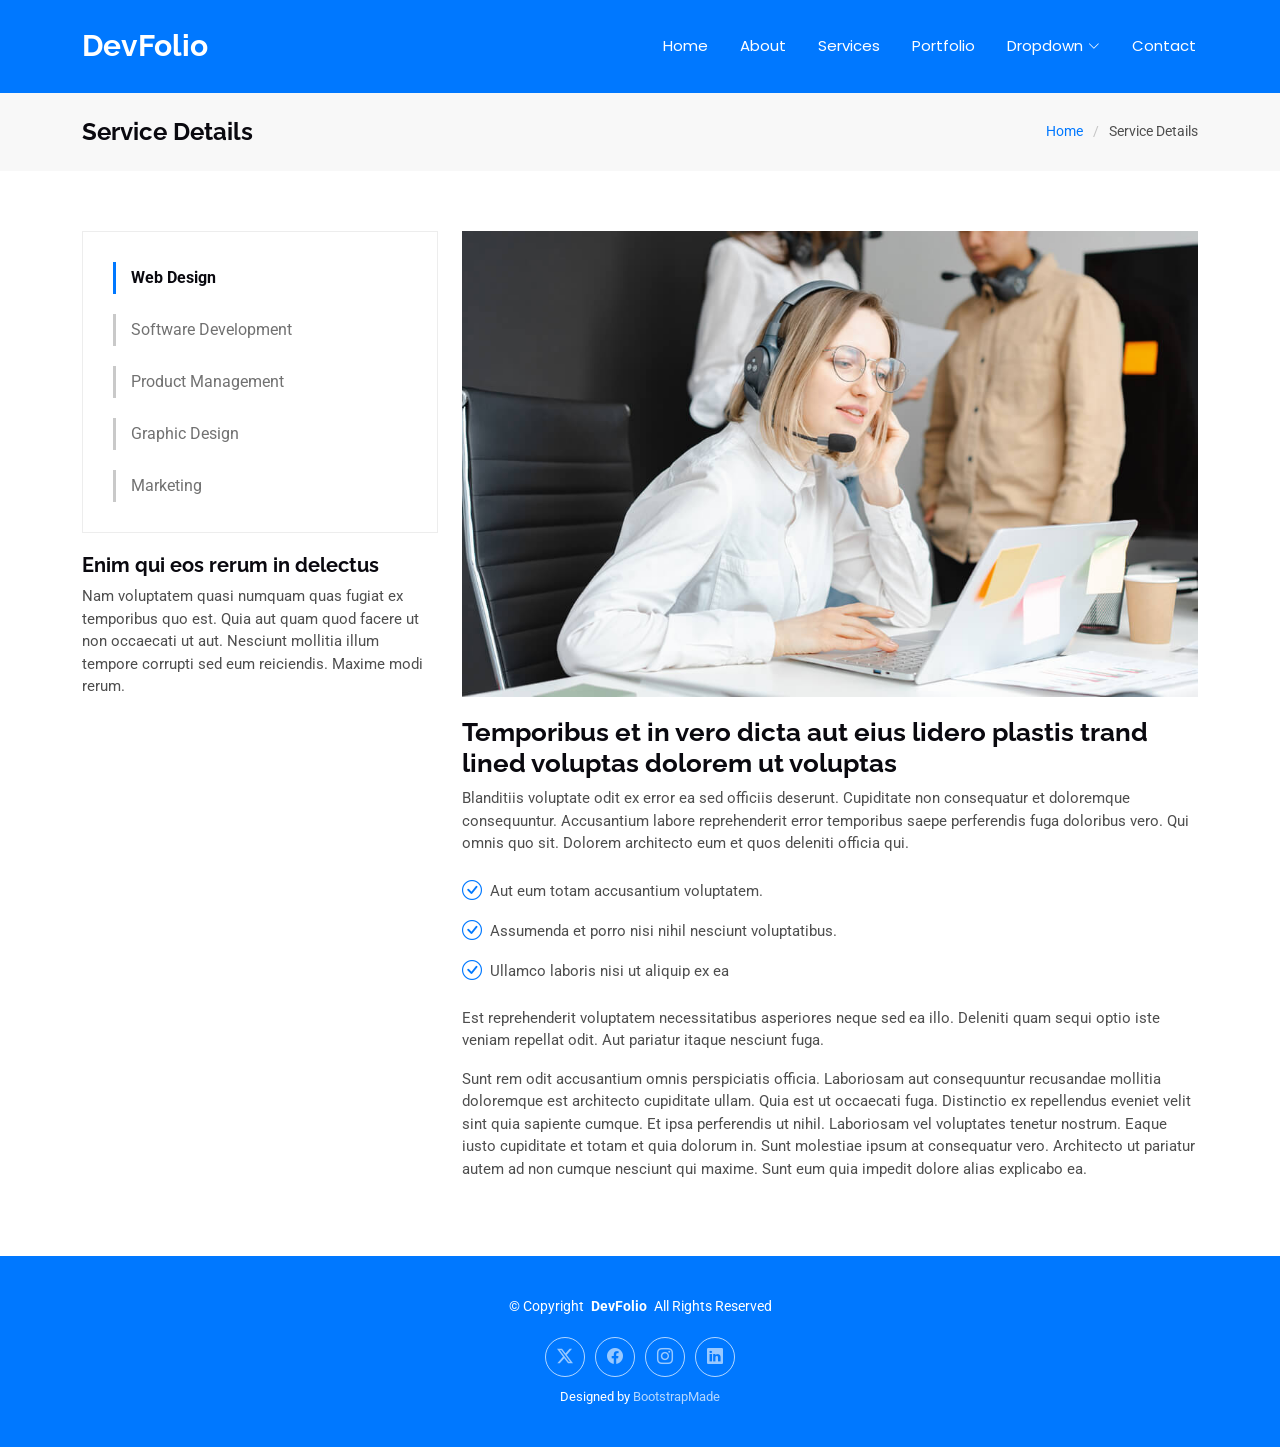
<file: service-details.html>
<!DOCTYPE html>
<html lang="en">

<head>
  <meta charset="utf-8">
  <meta content="width=device-width, initial-scale=1.0" name="viewport">
  <title>Service Details - DevFolio Bootstrap Template</title>
  <meta name="description" content="">
  <meta name="keywords" content="">

  <!-- Favicons -->
  <link href="assets/img/favicon.png" rel="icon">
  <link href="assets/img/apple-touch-icon.png" rel="apple-touch-icon">

  <!-- Fonts -->
  <link href="https://fonts.googleapis.com" rel="preconnect">
  <link href="https://fonts.gstatic.com" rel="preconnect" crossorigin>
  <link href="https://fonts.googleapis.com/css2?family=Roboto:ital,wght@0,100;0,300;0,400;0,500;0,700;0,900;1,100;1,300;1,400;1,500;1,700;1,900&family=Poppins:ital,wght@0,100;0,200;0,300;0,400;0,500;0,600;0,700;0,800;0,900;1,100;1,200;1,300;1,400;1,500;1,600;1,700;1,800;1,900&family=Raleway:ital,wght@0,100;0,200;0,300;0,400;0,500;0,600;0,700;0,800;0,900;1,100;1,200;1,300;1,400;1,500;1,600;1,700;1,800;1,900&display=swap" rel="stylesheet">

  <!-- Vendor CSS Files -->
  <link href="assets/vendor/bootstrap/css/bootstrap.min.css" rel="stylesheet">
  <link href="assets/vendor/bootstrap-icons/bootstrap-icons.css" rel="stylesheet">
  <link href="assets/vendor/aos/aos.css" rel="stylesheet">
  <link href="assets/vendor/glightbox/css/glightbox.min.css" rel="stylesheet">
  <link href="assets/vendor/swiper/swiper-bundle.min.css" rel="stylesheet">

  <!-- Main CSS File -->
  <link href="assets/css/main.css" rel="stylesheet">

  <!-- =======================================================
  * Template Name: DevFolio
  * Template URL: https://bootstrapmade.com/devfolio-bootstrap-portfolio-html-template/
  * Updated: Aug 07 2024 with Bootstrap v5.3.3
  * Author: BootstrapMade.com
  * License: https://bootstrapmade.com/license/
  ======================================================== -->
</head>

<body class="service-details-page">

  <header id="header" class="header d-flex align-items-center sticky-top">
    <div class="container-fluid container-xl position-relative d-flex align-items-center justify-content-between">

      <a href="index.html" class="logo d-flex align-items-center">
        <!-- Uncomment the line below if you also wish to use an image logo -->
        <!-- <img src="assets/img/logo.png" alt=""> -->
        <h1 class="sitename">DevFolio</h1>
      </a>

      <nav id="navmenu" class="navmenu">
        <ul>
          <li><a href="#hero">Home<br></a></li>
          <li><a href="#about">About</a></li>
          <li><a href="#services">Services</a></li>
          <li><a href="#portfolio">Portfolio</a></li>
          <li class="dropdown"><a href="#"><span>Dropdown</span> <i class="bi bi-chevron-down toggle-dropdown"></i></a>
            <ul>
              <li><a href="#">Dropdown 1</a></li>
              <li class="dropdown"><a href="#"><span>Deep Dropdown</span> <i class="bi bi-chevron-down toggle-dropdown"></i></a>
                <ul>
                  <li><a href="#">Deep Dropdown 1</a></li>
                  <li><a href="#">Deep Dropdown 2</a></li>
                  <li><a href="#">Deep Dropdown 3</a></li>
                  <li><a href="#">Deep Dropdown 4</a></li>
                  <li><a href="#">Deep Dropdown 5</a></li>
                </ul>
              </li>
              <li><a href="#">Dropdown 2</a></li>
              <li><a href="#">Dropdown 3</a></li>
              <li><a href="#">Dropdown 4</a></li>
            </ul>
          </li>
          <li><a href="#contact">Contact</a></li>
        </ul>
        <i class="mobile-nav-toggle d-xl-none bi bi-list"></i>
      </nav>

    </div>
  </header>

  <main class="main">

    <!-- Page Title -->
    <div class="page-title" data-aos="fade">
      <div class="container d-lg-flex justify-content-between align-items-center">
        <h1 class="mb-2 mb-lg-0">Service Details</h1>
        <nav class="breadcrumbs">
          <ol>
            <li><a href="index.html">Home</a></li>
            <li class="current">Service Details</li>
          </ol>
        </nav>
      </div>
    </div><!-- End Page Title -->

    <!-- Service Details Section -->
    <section id="service-details" class="service-details section">

      <div class="container">

        <div class="row gy-4">

          <div class="col-lg-4" data-aos="fade-up" data-aos-delay="100">
            <div class="services-list">
              <a href="#" class="active">Web Design</a>
              <a href="#">Software Development</a>
              <a href="#">Product Management</a>
              <a href="#">Graphic Design</a>
              <a href="#">Marketing</a>
            </div>

            <h4>Enim qui eos rerum in delectus</h4>
            <p>Nam voluptatem quasi numquam quas fugiat ex temporibus quo est. Quia aut quam quod facere ut non occaecati ut aut. Nesciunt mollitia illum tempore corrupti sed eum reiciendis. Maxime modi rerum.</p>
          </div>

          <div class="col-lg-8" data-aos="fade-up" data-aos-delay="200">
            <img src="assets/img/services.jpg" alt="" class="img-fluid services-img">
            <h3>Temporibus et in vero dicta aut eius lidero plastis trand lined voluptas dolorem ut voluptas</h3>
            <p>
              Blanditiis voluptate odit ex error ea sed officiis deserunt. Cupiditate non consequatur et doloremque consequuntur. Accusantium labore reprehenderit error temporibus saepe perferendis fuga doloribus vero. Qui omnis quo sit. Dolorem architecto eum et quos deleniti officia qui.
            </p>
            <ul>
              <li><i class="bi bi-check-circle"></i> <span>Aut eum totam accusantium voluptatem.</span></li>
              <li><i class="bi bi-check-circle"></i> <span>Assumenda et porro nisi nihil nesciunt voluptatibus.</span></li>
              <li><i class="bi bi-check-circle"></i> <span>Ullamco laboris nisi ut aliquip ex ea</span></li>
            </ul>
            <p>
              Est reprehenderit voluptatem necessitatibus asperiores neque sed ea illo. Deleniti quam sequi optio iste veniam repellat odit. Aut pariatur itaque nesciunt fuga.
            </p>
            <p>
              Sunt rem odit accusantium omnis perspiciatis officia. Laboriosam aut consequuntur recusandae mollitia doloremque est architecto cupiditate ullam. Quia est ut occaecati fuga. Distinctio ex repellendus eveniet velit sint quia sapiente cumque. Et ipsa perferendis ut nihil. Laboriosam vel voluptates tenetur nostrum. Eaque iusto cupiditate et totam et quia dolorum in. Sunt molestiae ipsum at consequatur vero. Architecto ut pariatur autem ad non cumque nesciunt qui maxime. Sunt eum quia impedit dolore alias explicabo ea.
            </p>
          </div>

        </div>

      </div>

    </section><!-- /Service Details Section -->

  </main>

  <footer id="footer" class="footer accent-background">

    <div class="container">
      <div class="copyright text-center ">
        <p>© <span>Copyright</span> <strong class="px-1 sitename">DevFolio</strong> <span>All Rights Reserved</span></p>
      </div>
      <div class="social-links d-flex justify-content-center">
        <a href=""><i class="bi bi-twitter-x"></i></a>
        <a href=""><i class="bi bi-facebook"></i></a>
        <a href=""><i class="bi bi-instagram"></i></a>
        <a href=""><i class="bi bi-linkedin"></i></a>
      </div>
      <div class="credits">
        <!-- All the links in the footer should remain intact. -->
        <!-- You can delete the links only if you've purchased the pro version. -->
        <!-- Licensing information: https://bootstrapmade.com/license/ -->
        <!-- Purchase the pro version with working PHP/AJAX contact form: [buy-url] -->
        Designed by <a href="https://bootstrapmade.com/">BootstrapMade</a>
      </div>
    </div>

  </footer>

  <!-- Scroll Top -->
  <a href="#" id="scroll-top" class="scroll-top d-flex align-items-center justify-content-center"><i class="bi bi-arrow-up-short"></i></a>

  <!-- Preloader -->
  <div id="preloader"></div>

  <!-- Vendor JS Files -->
  <script src="assets/vendor/bootstrap/js/bootstrap.bundle.min.js"></script>
  <script src="assets/vendor/php-email-form/validate.js"></script>
  <script src="assets/vendor/aos/aos.js"></script>
  <script src="assets/vendor/typed.js/typed.umd.js"></script>
  <script src="assets/vendor/waypoints/noframework.waypoints.js"></script>
  <script src="assets/vendor/purecounter/purecounter_vanilla.js"></script>
  <script src="assets/vendor/glightbox/js/glightbox.min.js"></script>
  <script src="assets/vendor/imagesloaded/imagesloaded.pkgd.min.js"></script>
  <script src="assets/vendor/isotope-layout/isotope.pkgd.min.js"></script>
  <script src="assets/vendor/swiper/swiper-bundle.min.js"></script>

  <!-- Main JS File -->
  <script src="assets/js/main.js"></script>

</body>

</html>
</file>
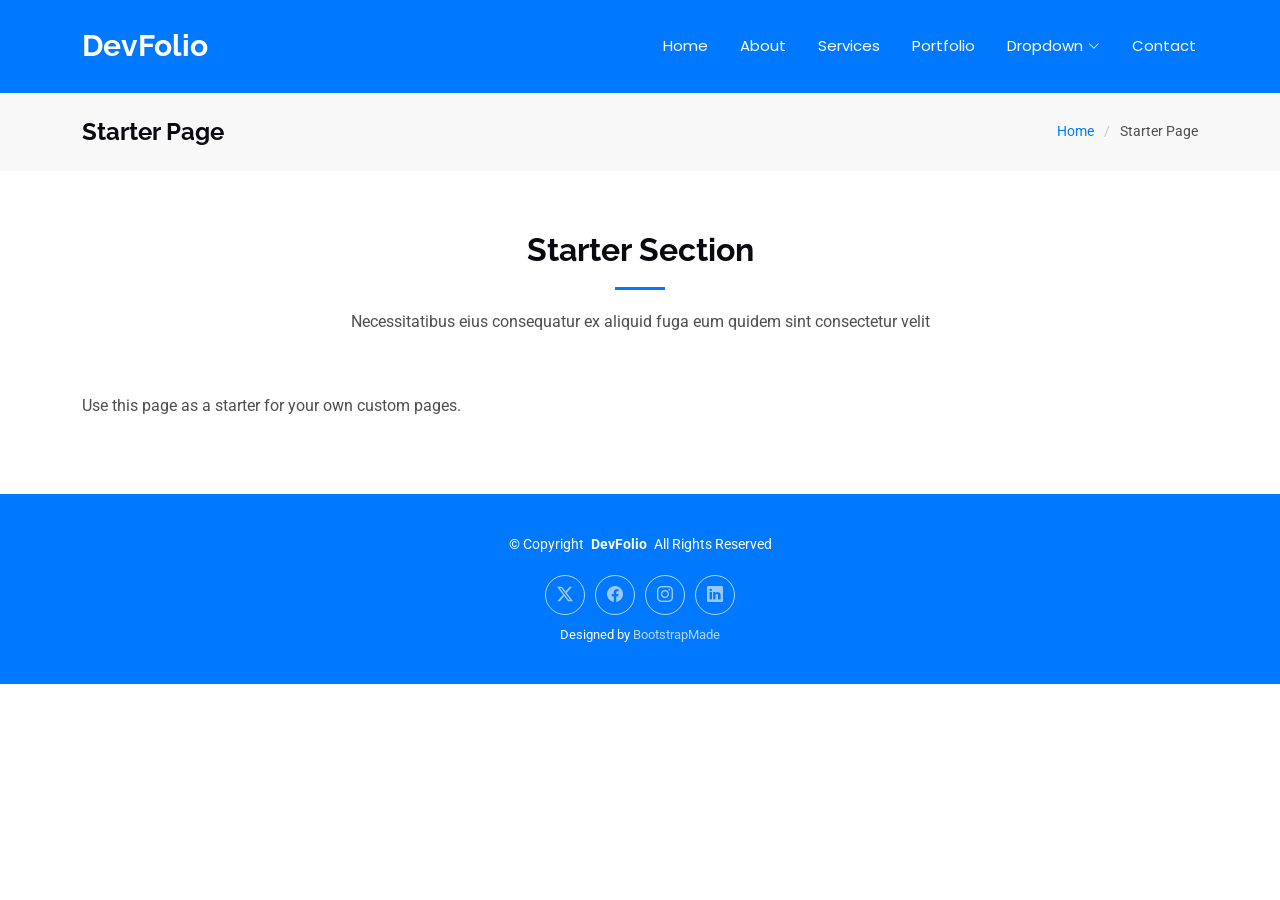
<file: starter-page.html>
<!DOCTYPE html>
<html lang="en">

<head>
  <meta charset="utf-8">
  <meta content="width=device-width, initial-scale=1.0" name="viewport">
  <title>Starter Page - DevFolio Bootstrap Template</title>
  <meta name="description" content="">
  <meta name="keywords" content="">

  <!-- Favicons -->
  <link href="assets/img/favicon.png" rel="icon">
  <link href="assets/img/apple-touch-icon.png" rel="apple-touch-icon">

  <!-- Fonts -->
  <link href="https://fonts.googleapis.com" rel="preconnect">
  <link href="https://fonts.gstatic.com" rel="preconnect" crossorigin>
  <link href="https://fonts.googleapis.com/css2?family=Roboto:ital,wght@0,100;0,300;0,400;0,500;0,700;0,900;1,100;1,300;1,400;1,500;1,700;1,900&family=Poppins:ital,wght@0,100;0,200;0,300;0,400;0,500;0,600;0,700;0,800;0,900;1,100;1,200;1,300;1,400;1,500;1,600;1,700;1,800;1,900&family=Raleway:ital,wght@0,100;0,200;0,300;0,400;0,500;0,600;0,700;0,800;0,900;1,100;1,200;1,300;1,400;1,500;1,600;1,700;1,800;1,900&display=swap" rel="stylesheet">

  <!-- Vendor CSS Files -->
  <link href="assets/vendor/bootstrap/css/bootstrap.min.css" rel="stylesheet">
  <link href="assets/vendor/bootstrap-icons/bootstrap-icons.css" rel="stylesheet">
  <link href="assets/vendor/aos/aos.css" rel="stylesheet">
  <link href="assets/vendor/glightbox/css/glightbox.min.css" rel="stylesheet">
  <link href="assets/vendor/swiper/swiper-bundle.min.css" rel="stylesheet">

  <!-- Main CSS File -->
  <link href="assets/css/main.css" rel="stylesheet">

  <!-- =======================================================
  * Template Name: DevFolio
  * Template URL: https://bootstrapmade.com/devfolio-bootstrap-portfolio-html-template/
  * Updated: Aug 07 2024 with Bootstrap v5.3.3
  * Author: BootstrapMade.com
  * License: https://bootstrapmade.com/license/
  ======================================================== -->
</head>

<body class="starter-page-page">

  <header id="header" class="header d-flex align-items-center sticky-top">
    <div class="container-fluid container-xl position-relative d-flex align-items-center justify-content-between">

      <a href="index.html" class="logo d-flex align-items-center">
        <!-- Uncomment the line below if you also wish to use an image logo -->
        <!-- <img src="assets/img/logo.png" alt=""> -->
        <h1 class="sitename">DevFolio</h1>
      </a>

      <nav id="navmenu" class="navmenu">
        <ul>
          <li><a href="#hero">Home<br></a></li>
          <li><a href="#about">About</a></li>
          <li><a href="#services">Services</a></li>
          <li><a href="#portfolio">Portfolio</a></li>
          <li class="dropdown"><a href="#"><span>Dropdown</span> <i class="bi bi-chevron-down toggle-dropdown"></i></a>
            <ul>
              <li><a href="#">Dropdown 1</a></li>
              <li class="dropdown"><a href="#"><span>Deep Dropdown</span> <i class="bi bi-chevron-down toggle-dropdown"></i></a>
                <ul>
                  <li><a href="#">Deep Dropdown 1</a></li>
                  <li><a href="#">Deep Dropdown 2</a></li>
                  <li><a href="#">Deep Dropdown 3</a></li>
                  <li><a href="#">Deep Dropdown 4</a></li>
                  <li><a href="#">Deep Dropdown 5</a></li>
                </ul>
              </li>
              <li><a href="#">Dropdown 2</a></li>
              <li><a href="#">Dropdown 3</a></li>
              <li><a href="#">Dropdown 4</a></li>
            </ul>
          </li>
          <li><a href="#contact">Contact</a></li>
        </ul>
        <i class="mobile-nav-toggle d-xl-none bi bi-list"></i>
      </nav>

    </div>
  </header>

  <main class="main">

    <!-- Page Title -->
    <div class="page-title" data-aos="fade">
      <div class="container d-lg-flex justify-content-between align-items-center">
        <h1 class="mb-2 mb-lg-0">Starter Page</h1>
        <nav class="breadcrumbs">
          <ol>
            <li><a href="index.html">Home</a></li>
            <li class="current">Starter Page</li>
          </ol>
        </nav>
      </div>
    </div><!-- End Page Title -->

    <!-- Starter Section Section -->
    <section id="starter-section" class="starter-section section">

      <!-- Section Title -->
      <div class="container section-title" data-aos="fade-up">
        <h2>Starter Section</h2>
        <p>Necessitatibus eius consequatur ex aliquid fuga eum quidem sint consectetur velit</p>
      </div><!-- End Section Title -->

      <div class="container" data-aos="fade-up">
        <p>Use this page as a starter for your own custom pages.</p>
      </div>

    </section><!-- /Starter Section Section -->

  </main>

  <footer id="footer" class="footer accent-background">

    <div class="container">
      <div class="copyright text-center ">
        <p>© <span>Copyright</span> <strong class="px-1 sitename">DevFolio</strong> <span>All Rights Reserved</span></p>
      </div>
      <div class="social-links d-flex justify-content-center">
        <a href=""><i class="bi bi-twitter-x"></i></a>
        <a href=""><i class="bi bi-facebook"></i></a>
        <a href=""><i class="bi bi-instagram"></i></a>
        <a href=""><i class="bi bi-linkedin"></i></a>
      </div>
      <div class="credits">
        <!-- All the links in the footer should remain intact. -->
        <!-- You can delete the links only if you've purchased the pro version. -->
        <!-- Licensing information: https://bootstrapmade.com/license/ -->
        <!-- Purchase the pro version with working PHP/AJAX contact form: [buy-url] -->
        Designed by <a href="https://bootstrapmade.com/">BootstrapMade</a>
      </div>
    </div>

  </footer>

  <!-- Scroll Top -->
  <a href="#" id="scroll-top" class="scroll-top d-flex align-items-center justify-content-center"><i class="bi bi-arrow-up-short"></i></a>

  <!-- Preloader -->
  <div id="preloader"></div>

  <!-- Vendor JS Files -->
  <script src="assets/vendor/bootstrap/js/bootstrap.bundle.min.js"></script>
  <script src="assets/vendor/php-email-form/validate.js"></script>
  <script src="assets/vendor/aos/aos.js"></script>
  <script src="assets/vendor/typed.js/typed.umd.js"></script>
  <script src="assets/vendor/waypoints/noframework.waypoints.js"></script>
  <script src="assets/vendor/purecounter/purecounter_vanilla.js"></script>
  <script src="assets/vendor/glightbox/js/glightbox.min.js"></script>
  <script src="assets/vendor/imagesloaded/imagesloaded.pkgd.min.js"></script>
  <script src="assets/vendor/isotope-layout/isotope.pkgd.min.js"></script>
  <script src="assets/vendor/swiper/swiper-bundle.min.js"></script>

  <!-- Main JS File -->
  <script src="assets/js/main.js"></script>

</body>

</html>
</file>
<file: assets/css/main.css>
/**
* Template Name: DevFolio
* Template URL: https://bootstrapmade.com/devfolio-bootstrap-portfolio-html-template/
* Updated: Aug 07 2024 with Bootstrap v5.3.3
* Author: BootstrapMade.com
* License: https://bootstrapmade.com/license/
*/

/*--------------------------------------------------------------
# Font & Color Variables
# Help: https://bootstrapmade.com/color-system/
--------------------------------------------------------------*/
/* Fonts */
:root {
  --default-font: "Roboto",  system-ui, -apple-system, "Segoe UI", Roboto, "Helvetica Neue", Arial, "Noto Sans", "Liberation Sans", sans-serif, "Apple Color Emoji", "Segoe UI Emoji", "Segoe UI Symbol", "Noto Color Emoji";
  --heading-font: "Raleway",  sans-serif;
  --nav-font: "Poppins",  sans-serif;
}

/* Global Colors - The following color variables are used throughout the website. Updating them here will change the color scheme of the entire website */
:root { 
  --background-color: #ffffff; /* Background color for the entire website, including individual sections */
  --default-color: #4e4e4e; /* Default color used for the majority of the text content across the entire website */
  --heading-color: #0a090f; /* Color for headings, subheadings and title throughout the website */
  --accent-color: #0078ff; /* Accent color that represents your brand on the website. It's used for buttons, links, and other elements that need to stand out */
  --surface-color: #ffffff; /* The surface color is used as a background of boxed elements within sections, such as cards, icon boxes, or other elements that require a visual separation from the global background. */
  --contrast-color: #ffffff; /* Contrast color for text, ensuring readability against backgrounds of accent, heading, or default colors. */
}

/* Nav Menu Colors - The following color variables are used specifically for the navigation menu. They are separate from the global colors to allow for more customization options */
:root {
  --nav-color: #ffffff;  /* The default color of the main navmenu links */
  --nav-hover-color: #ffffff; /* Applied to main navmenu links when they are hovered over or active */
  --nav-mobile-background-color: #ffffff; /* Used as the background color for mobile navigation menu */
  --nav-dropdown-background-color: #ffffff; /* Used as the background color for dropdown items that appear when hovering over primary navigation items */
  --nav-dropdown-color: #212529; /* Used for navigation links of the dropdown items in the navigation menu. */
  --nav-dropdown-hover-color: #0078ff; /* Similar to --nav-hover-color, this color is applied to dropdown navigation links when they are hovered over. */
}

/* Color Presets - These classes override global colors when applied to any section or element, providing reuse of the sam color scheme. */

.light-background {
  --background-color: #f9f9f9;
  --surface-color: #ffffff;
}

.dark-background {
  --background-color: #060606;
  --default-color: #ffffff;
  --heading-color: #ffffff;
  --surface-color: #252525;
  --contrast-color: #ffffff;
}

.accent-background {
  --background-color: #0078ff;
  --default-color: #ffffff;
  --heading-color: #ffffff;
  --accent-color: #ffffff;
  --surface-color: #3393ff;
  --contrast-color: #ffffff;
}

/* Smooth scroll */
:root {
  scroll-behavior: smooth;
}

/*--------------------------------------------------------------
# General Styling & Shared Classes
--------------------------------------------------------------*/
body {
  color: var(--default-color);
  background-color: var(--background-color);
  font-family: var(--default-font);
}

a {
  color: var(--accent-color);
  text-decoration: none;
  transition: 0.3s;
}

a:hover {
  color: color-mix(in srgb, var(--accent-color), transparent 25%);
  text-decoration: none;
}

h1,
h2,
h3,
h4,
h5,
h6 {
  color: var(--heading-color);
  font-family: var(--heading-font);
}

/* PHP Email Form Messages
------------------------------*/
.php-email-form .error-message {
  display: none;
  background: #df1529;
  color: #ffffff;
  text-align: left;
  padding: 15px;
  margin-bottom: 24px;
  font-weight: 600;
}

.php-email-form .sent-message {
  display: none;
  color: #ffffff;
  background: #059652;
  text-align: center;
  padding: 15px;
  margin-bottom: 24px;
  font-weight: 600;
}

.php-email-form .loading {
  display: none;
  background: var(--surface-color);
  text-align: center;
  padding: 15px;
  margin-bottom: 24px;
}

.php-email-form .loading:before {
  content: "";
  display: inline-block;
  border-radius: 50%;
  width: 24px;
  height: 24px;
  margin: 0 10px -6px 0;
  border: 3px solid var(--accent-color);
  border-top-color: var(--surface-color);
  animation: php-email-form-loading 1s linear infinite;
}

@keyframes php-email-form-loading {
  0% {
    transform: rotate(0deg);
  }

  100% {
    transform: rotate(360deg);
  }
}

/*--------------------------------------------------------------
# Global Header
--------------------------------------------------------------*/
.header {
  --background-color: #000000;
  --default-color: #ffffff;
  --heading-color: #ffffff;
  color: var(--default-color);
  background-color: var(--background-color);
  padding: 20px 0;
  transition: all 0.5s;
  z-index: 997;
}

.header .logo {
  line-height: 1;
}

.header .logo img {
  max-height: 32px;
  margin-right: 8px;
}

.header .logo h1 {
  font-size: 30px;
  margin: 0;
  font-weight: 700;
  color: var(--heading-color);
}

.scrolled .header {
  box-shadow: 0px 0 18px rgba(0, 0, 0, 0.1);
}

/*--------------------------------------------------------------
# Navigation Menu
--------------------------------------------------------------*/
/* Desktop Navigation */
@media (min-width: 1200px) {
  .navmenu {
    padding: 0;
  }

  .navmenu ul {
    margin: 0;
    padding: 0;
    display: flex;
    list-style: none;
    align-items: center;
  }

  .navmenu li {
    position: relative;
  }

  .navmenu>ul>li {
    white-space: nowrap;
    padding: 15px 14px;
  }

  .navmenu>ul>li:last-child {
    padding-right: 0;
  }

  .navmenu a,
  .navmenu a:focus {
    color: var(--nav-color);
    font-size: 15px;
    padding: 0 2px;
    font-family: var(--nav-font);
    font-weight: 400;
    display: flex;
    align-items: center;
    justify-content: space-between;
    white-space: nowrap;
    transition: 0.3s;
    position: relative;
  }

  .navmenu a i,
  .navmenu a:focus i {
    font-size: 12px;
    line-height: 0;
    margin-left: 5px;
    transition: 0.3s;
  }

  .navmenu>ul>li>a:before {
    content: "";
    position: absolute;
    width: 100%;
    height: 2px;
    bottom: -6px;
    left: 0;
    background-color: var(--nav-hover-color);
    visibility: hidden;
    width: 0px;
    transition: all 0.3s ease-in-out 0s;
  }

  .navmenu a:hover:before,
  .navmenu li:hover>a:before,
  .navmenu .active:before {
    visibility: visible;
    width: 100%;
  }

  .navmenu li:hover>a,
  .navmenu .active,
  .navmenu .active:focus {
    color: var(--nav-hover-color);
  }

  .navmenu .dropdown ul {
    margin: 0;
    padding: 10px 0;
    background: var(--nav-dropdown-background-color);
    display: block;
    position: absolute;
    visibility: hidden;
    left: 14px;
    top: 130%;
    opacity: 0;
    transition: 0.3s;
    border-radius: 4px;
    z-index: 99;
    box-shadow: 0px 0px 30px rgba(0, 0, 0, 0.1);
  }

  .navmenu .dropdown ul li {
    min-width: 200px;
  }

  .navmenu .dropdown ul a {
    padding: 10px 20px;
    font-size: 15px;
    text-transform: none;
    color: var(--nav-dropdown-color);
  }

  .navmenu .dropdown ul a i {
    font-size: 12px;
  }

  .navmenu .dropdown ul a:hover,
  .navmenu .dropdown ul .active:hover,
  .navmenu .dropdown ul li:hover>a {
    color: var(--nav-dropdown-hover-color);
  }

  .navmenu .dropdown:hover>ul {
    opacity: 1;
    top: 100%;
    visibility: visible;
  }

  .navmenu .dropdown .dropdown ul {
    top: 0;
    left: -90%;
    visibility: hidden;
  }

  .navmenu .dropdown .dropdown:hover>ul {
    opacity: 1;
    top: 0;
    left: -100%;
    visibility: visible;
  }
}

/* Navbar bleu */
.header {
  background-color: #0078ff;
}

.header .sitename,
.header .navmenu a,
.header .mobile-nav-toggle {
  color: #ffffff;
}

.header .navmenu a:hover,
.header .navmenu .active,
.header .navmenu .active:focus {
  color: #ffffff;
}

.header .navmenu > ul > li > a:before {
  background-color: #ffffff;
}
  
/* Mobile Navigation */
@media (max-width: 1199px) {
  .mobile-nav-toggle {
    color: var(--nav-color);
    font-size: 28px;
    line-height: 0;
    margin-right: 10px;
    cursor: pointer;
    transition: color 0.3s;
  }

  .navmenu {
    padding: 0;
    z-index: 9997;
  }

  .navmenu ul {
    display: none;
    list-style: none;
    position: absolute;
    inset: 60px 20px 20px 20px;
    padding: 10px 0;
    margin: 0;
    border-radius: 6px;
    background-color: var(--nav-mobile-background-color);
    border: 1px solid color-mix(in srgb, var(--default-color), transparent 90%);
    box-shadow: none;
    overflow-y: auto;
    transition: 0.3s;
    z-index: 9998;
  }

  .navmenu a,
  .navmenu a:focus {
    color: var(--nav-dropdown-color);
    padding: 10px 20px;
    font-family: var(--nav-font);
    font-size: 17px;
    font-weight: 500;
    display: flex;
    align-items: center;
    justify-content: space-between;
    white-space: nowrap;
    transition: 0.3s;
  }

  .navmenu a i,
  .navmenu a:focus i {
    font-size: 12px;
    line-height: 0;
    margin-left: 5px;
    width: 30px;
    height: 30px;
    display: flex;
    align-items: center;
    justify-content: center;
    border-radius: 50%;
    transition: 0.3s;
    background-color: color-mix(in srgb, var(--accent-color), transparent 90%);
  }

  .navmenu a i:hover,
  .navmenu a:focus i:hover {
    background-color: var(--accent-color);
    color: var(--contrast-color);
  }

  .navmenu a:hover,
  .navmenu .active,
  .navmenu .active:focus {
    color: var(--nav-dropdown-hover-color);
  }

  .navmenu .active i,
  .navmenu .active:focus i {
    background-color: var(--accent-color);
    color: var(--contrast-color);
    transform: rotate(180deg);
  }

  .navmenu .dropdown ul {
    position: static;
    display: none;
    z-index: 99;
    padding: 10px 0;
    margin: 10px 20px;
    background-color: var(--nav-dropdown-background-color);
    transition: all 0.5s ease-in-out;
  }

  .navmenu .dropdown ul ul {
    background-color: rgba(33, 37, 41, 0.1);
  }

  .navmenu .dropdown>.dropdown-active {
    display: block;
    background-color: rgba(33, 37, 41, 0.03);
  }

  .mobile-nav-active {
    overflow: hidden;
  }

  .mobile-nav-active .mobile-nav-toggle {
    color: #fff;
    position: absolute;
    font-size: 32px;
    top: 15px;
    right: 15px;
    margin-right: 0;
    z-index: 9999;
  }

  .mobile-nav-active .navmenu {
    position: fixed;
    overflow: hidden;
    inset: 0;
    background: rgba(33, 37, 41, 0.8);
    transition: 0.3s;
  }

  .mobile-nav-active .navmenu>ul {
    display: block;
  }
}

/*--------------------------------------------------------------
# Global Footer
--------------------------------------------------------------*/
.footer {
  color: var(--default-color);
  background-color: var(--background-color);
  font-size: 14px;
  padding: 40px 0;
  position: relative;
}

.footer .copyright p {
  margin-bottom: 0;
}

.footer .social-links {
  margin-top: 20px;
}

.footer .social-links a {
  display: flex;
  align-items: center;
  justify-content: center;
  width: 40px;
  height: 40px;
  border-radius: 50%;
  border: 1px solid color-mix(in srgb, var(--default-color), transparent 30%);
  font-size: 16px;
  color: color-mix(in srgb, var(--default-color), transparent 40%);
  margin: 0 5px;
  transition: 0.3s;
}

.footer .social-links a:hover {
  color: var(--default-color);
  border-color: var(--default-color);
}

.footer .credits {
  margin-top: 10px;
  font-size: 13px;
  text-align: center;
}

.footer .credits a {
  color: color-mix(in srgb, var(--default-color), transparent 30%);
}

/*--------------------------------------------------------------
# Preloader
--------------------------------------------------------------*/
#preloader {
  position: fixed;
  inset: 0;
  z-index: 999999;
  overflow: hidden;
  background: var(--background-color);
  transition: all 0.6s ease-out;
}

#preloader:before {
  content: "";
  position: fixed;
  top: calc(50% - 30px);
  left: calc(50% - 30px);
  border: 6px solid #ffffff;
  border-color: var(--accent-color) transparent var(--accent-color) transparent;
  border-radius: 50%;
  width: 60px;
  height: 60px;
  animation: animate-preloader 1.5s linear infinite;
}

@keyframes animate-preloader {
  0% {
    transform: rotate(0deg);
  }

  100% {
    transform: rotate(360deg);
  }
}

/*--------------------------------------------------------------
# Scroll Top Button
--------------------------------------------------------------*/
.scroll-top {
  position: fixed;
  visibility: hidden;
  opacity: 0;
  right: 15px;
  bottom: -15px;
  z-index: 99999;
  background-color: var(--accent-color);
  width: 44px;
  height: 44px;
  border-radius: 50px;
  transition: all 0.4s;
}

.scroll-top i {
  font-size: 24px;
  color: var(--contrast-color);
  line-height: 0;
}

.scroll-top:hover {
  background-color: color-mix(in srgb, var(--accent-color), transparent 20%);
  color: var(--contrast-color);
}

.scroll-top.active {
  visibility: visible;
  opacity: 1;
  bottom: 15px;
}

/*--------------------------------------------------------------
# Disable aos animation delay on mobile devices
--------------------------------------------------------------*/
@media screen and (max-width: 768px) {
  [data-aos-delay] {
    transition-delay: 0 !important;
  }
}

/*--------------------------------------------------------------
# Global Page Titles & Breadcrumbs
--------------------------------------------------------------*/
.page-title {
  --background-color: color-mix(in srgb, var(--default-color), transparent 96%);
  color: var(--default-color);
  background-color: var(--background-color);
  padding: 25px 0;
  position: relative;
}

.page-title h1 {
  font-size: 24px;
  font-weight: 700;
}

.page-title .breadcrumbs ol {
  display: flex;
  flex-wrap: wrap;
  list-style: none;
  padding: 0;
  margin: 0;
  font-size: 14px;
  font-weight: 400;
}

.page-title .breadcrumbs ol li+li {
  padding-left: 10px;
}

.page-title .breadcrumbs ol li+li::before {
  content: "/";
  display: inline-block;
  padding-right: 10px;
  color: color-mix(in srgb, var(--default-color), transparent 70%);
}

/*--------------------------------------------------------------
# Global Sections
--------------------------------------------------------------*/
section,
.section {
  color: var(--default-color);
  background-color: var(--background-color);
  padding: 60px 0;
  scroll-margin-top: 92px;
  overflow: clip;
}

@media (max-width: 1199px) {

  section,
  .section {
    scroll-margin-top: 76px;
  }
}

/*--------------------------------------------------------------
# Global Section Titles
--------------------------------------------------------------*/
.section-title {
  text-align: center;
  padding-bottom: 60px;
  position: relative;
}

.section-title h2 {
  font-size: 32px;
  font-weight: 700;
  margin-bottom: 20px;
  padding-bottom: 20px;
  position: relative;
}

.section-title h2:after {
  content: "";
  position: absolute;
  display: block;
  width: 50px;
  height: 3px;
  background: var(--accent-color);
  left: 0;
  right: 0;
  bottom: 0;
  margin: auto;
}

.section-title p {
  margin-bottom: 0;
}

/*--------------------------------------------------------------
# Hero Section
--------------------------------------------------------------*/
.hero {
  width: 100%;
  min-height: calc(100vh - 92px);
  position: relative;
  padding: 60px 0;
  display: flex;
  align-items: center;
  justify-content: center;
}

.hero img {
  position: absolute;
  inset: 0;
  display: block;
  width: 100%;
  height: 100%;
  object-fit: cover;
  z-index: 1;
}

.hero:before {
  content: "";
  background: color-mix(in srgb, var(--background-color), transparent 30%);
  position: absolute;
  inset: 0;
  z-index: 2;
}

.hero .container {
  position: relative;
  z-index: 3;
}

.hero h2 {
  margin: 0;
  font-size: 64px;
  font-weight: 700;
}

.hero p {
  margin: 5px 0 0 0;
  font-size: 36px;
  font-weight: 600;
}

.hero p span {
  letter-spacing: 1px;
}

@media (max-width: 768px) {
  .hero h2 {
    font-size: 32px;
  }

  .hero p {
    font-size: 20px;
  }
}

/*--------------------------------------------------------------
# About Section
--------------------------------------------------------------*/
.about .container {
  background-color: var(--surface-color);
  box-shadow: 0px 2px 15px rgba(0, 0, 0, 0.1);
  padding: 30px;
}

.about .skills-content h5 {
  font-size: 18px;
  font-weight: 700;
  margin: 30px 0 15px 0;
}

.about .progress {
  height: 36px;
  display: block;
  background: none;
  border-radius: 0;
  margin-top: 15px;
}

.about .progress .skill {
  color: var(--default-color);
  padding: 0;
  margin: 0 0 6px 0;
  text-transform: uppercase;
  display: block;
  font-weight: 600;
  font-family: var(--heading-font);
}

.about .progress .skill .val {
  float: right;
  font-style: normal;
}

.about .progress-bar-wrap {
  background: color-mix(in srgb, var(--default-color), transparent 90%);
  height: 10px;
}

.about .progress-bar {
  width: 1px;
  height: 10px;
  transition: 0.9s;
  background-color: var(--accent-color);
}

.about .about-me h4 {
  font-size: 28px;
  position: relative;
  padding-bottom: 10px;
  margin-bottom: 30px;
  font-weight: 700;
}

.about .about-me h4:after {
  content: "";
  position: absolute;
  display: block;
  width: 64px;
  height: 3px;
  background: var(--accent-color);
  left: 0;
  bottom: 0;
  margin: auto;
}

.about .about-me p {
  font-size: 18px;
}

/*--------------------------------------------------------------
# Resume Section
--------------------------------------------------------------*/
.resume .resume-title {
  color: var(--heading-color);
  font-size: 26px;
  font-weight: 700;
  margin-top: 20px;
  margin-bottom: 20px;
}

.resume .resume-item {
  padding: 0 0 20px 20px;
  margin-top: -2px;
  border-left: 2px solid var(--accent-color);
  position: relative;
}

.resume .resume-item h4 {
  line-height: 18px;
  font-size: 18px;
  font-weight: 600;
  text-transform: uppercase;
  color: color-mix(in srgb, var(--default-color), transparent 20%);
  margin-bottom: 10px;
}

.resume .resume-item h5 {
  font-size: 16px;
  padding: 5px 15px;
  display: inline-block;
  font-weight: 600;
  margin-bottom: 10px;
}

.resume .resume-item ul {
  padding-left: 20px;
}

.resume .resume-item ul li {
  padding-bottom: 10px;
}

.resume .resume-item:last-child {
  padding-bottom: 0;
}

.resume .resume-item::before {
  content: "";
  position: absolute;
  width: 16px;
  height: 16px;
  border-radius: 50px;
  left: -9px;
  top: 0;
  background: var(--background-color);
  border: 2px solid var(--accent-color);
}

/*--------------------------------------------------------------
# Services Section
--------------------------------------------------------------*/
.services .service-item {
  background-color: var(--surface-color);
  box-shadow: 0px 5px 90px 0px rgba(0, 0, 0, 0.1);
  padding: 60px 30px;
  transition: all ease-in-out 0.3s;
  border-radius: 18px;
  border-bottom: 5px solid var(--surface-color);
  height: 100%;
}

.services .service-item .icon {
  color: var(--contrast-color);
  background: var(--accent-color);
  margin: 0;
  width: 64px;
  height: 64px;
  border-radius: 50px;
  display: flex;
  align-items: center;
  justify-content: center;
  margin-bottom: 20px;
  font-size: 28px;
  transition: ease-in-out 0.3s;
}

.services .service-item h3 {
  font-weight: 700;
  margin: 10px 0 15px 0;
  font-size: 22px;
  transition: ease-in-out 0.3s;
}

.services .service-item p {
  line-height: 24px;
  font-size: 14px;
  margin-bottom: 0;
}

@media (min-width: 1365px) {
  .services .service-item:hover {
    transform: translateY(-10px);
    border-color: var(--accent-color);
  }

  .services .service-item:hover h3 {
    color: var(--accent-color);
  }
}

/*--------------------------------------------------------------
# Stats Section
--------------------------------------------------------------*/
.stats {
  position: relative;
  padding: 120px 0;
}

.stats img {
  position: absolute;
  inset: 0;
  display: block;
  width: 100%;
  height: 100%;
  object-fit: cover;
  z-index: 1;
}

.stats:before {
  content: "";
  background: color-mix(in srgb, var(--background-color), transparent 40%);
  position: absolute;
  inset: 0;
  z-index: 2;
}

.stats .container {
  position: relative;
  z-index: 3;
}

.stats .stats-item {
  padding: 30px;
  width: 100%;
}

.stats .stats-item span {
  font-size: 48px;
  display: block;
  color: var(--default-color);
  font-weight: 700;
}

.stats .stats-item p {
  padding: 0;
  margin: 0;
  font-family: var(--heading-font);
  font-size: 16px;
  font-weight: 700;
  color: color-mix(in srgb, var(--default-color), transparent 40%);
}

/*--------------------------------------------------------------
# Portfolio Section
--------------------------------------------------------------*/
.portfolio .portfolio-filters {
  padding: 0;
  margin: 0 auto 20px auto;
  list-style: none;
  text-align: center;
}

.portfolio .portfolio-filters li {
  cursor: pointer;
  display: inline-block;
  padding: 0;
  font-size: 16px;
  font-weight: 600;
  margin: 0 10px;
  line-height: 1;
  text-transform: uppercase;
  margin-bottom: 5px;
  transition: all 0.3s ease-in-out;
}

.portfolio .portfolio-filters li:hover,
.portfolio .portfolio-filters li.filter-active {
  color: var(--accent-color);
}

.portfolio .portfolio-filters li:first-child {
  margin-left: 0;
}

.portfolio .portfolio-filters li:last-child {
  margin-right: 0;
}

@media (max-width: 575px) {
  .portfolio .portfolio-filters li {
    font-size: 14px;
    margin: 0 5px;
  }
}

.portfolio .portfolio-item {
  position: relative;
}

.portfolio .portfolio-item .portfolio-info {
  opacity: 0;
  position: absolute;
  left: 30px;
  right: 30px;
  bottom: 0;
  z-index: 3;
  transition: all ease-in-out 0.3s;
  background: color-mix(in srgb, var(--background-color), transparent 10%);
  padding: 15px;
}

.portfolio .portfolio-item .portfolio-info h4 {
  font-size: 18px;
  font-weight: 600;
  padding-right: 50px;
}

.portfolio .portfolio-item .portfolio-info p {
  color: color-mix(in srgb, var(--default-color), transparent 30%);
  font-size: 14px;
  margin-bottom: 0;
  padding-right: 50px;
}

.portfolio .portfolio-item .portfolio-info .preview-link,
.portfolio .portfolio-item .portfolio-info .details-link {
  position: absolute;
  right: 50px;
  font-size: 24px;
  top: calc(50% - 14px);
  color: color-mix(in srgb, var(--default-color), transparent 30%);
  transition: 0.3s;
  line-height: 0;
}

.portfolio .portfolio-item .portfolio-info .preview-link:hover,
.portfolio .portfolio-item .portfolio-info .details-link:hover {
  color: var(--accent-color);
}

.portfolio .portfolio-item .portfolio-info .details-link {
  right: 14px;
  font-size: 28px;
}

.portfolio .portfolio-item:hover .portfolio-info {
  opacity: 1;
  bottom: 20px;
}

/*--------------------------------------------------------------
# Pricing Section
--------------------------------------------------------------*/
.pricing .pricing-item {
  border-bottom: 1px dashed color-mix(in srgb, var(--default-color), transparent 60%);
  width: 100%;
  height: 100%;
  padding: 0 0 15px 0;
}

.pricing .pricing-item h3 {
  margin: 0;
  font-size: 20px;
  font-weight: 600;
}

.pricing .pricing-item h4 {
  margin: 0;
  font-size: 18px;
  color: var(--accent-color);
}

/*--------------------------------------------------------------
# Faq Section
--------------------------------------------------------------*/
.faq .content h3 {
  font-weight: 400;
  font-size: 34px;
}

.faq .content p {
  font-size: 15px;
  color: color-mix(in srgb, var(--default-color), transparent 30%);
}

.faq .faq-container .faq-item {
  background-color: var(--surface-color);
  position: relative;
  padding: 20px;
  margin-bottom: 20px;
  box-shadow: 0px 5px 25px 0px rgba(0, 0, 0, 0.1);
  overflow: hidden;
}

.faq .faq-container .faq-item:last-child {
  margin-bottom: 0;
}

.faq .faq-container .faq-item h3 {
  font-weight: 600;
  font-size: 18px;
  line-height: 24px;
  margin: 0 30px 0 0;
  transition: 0.3s;
  cursor: pointer;
  display: flex;
  align-items: flex-start;
}

.faq .faq-container .faq-item h3 .num {
  color: var(--accent-color);
  padding-right: 5px;
}

.faq .faq-container .faq-item h3:hover {
  color: var(--accent-color);
}

.faq .faq-container .faq-item .faq-content {
  display: grid;
  grid-template-rows: 0fr;
  transition: 0.3s ease-in-out;
  visibility: hidden;
  opacity: 0;
}

.faq .faq-container .faq-item .faq-content p {
  margin-bottom: 0;
  overflow: hidden;
}

.faq .faq-container .faq-item .faq-toggle {
  position: absolute;
  top: 20px;
  right: 20px;
  font-size: 16px;
  line-height: 0;
  transition: 0.3s;
  cursor: pointer;
}

.faq .faq-container .faq-item .faq-toggle:hover {
  color: var(--accent-color);
}

.faq .faq-container .faq-active h3 {
  color: var(--accent-color);
}

.faq .faq-container .faq-active .faq-content {
  grid-template-rows: 1fr;
  visibility: visible;
  opacity: 1;
  padding-top: 10px;
}

.faq .faq-container .faq-active .faq-toggle {
  transform: rotate(90deg);
  color: var(--accent-color);
}

/*--------------------------------------------------------------
# Testimonials Section
--------------------------------------------------------------*/
.testimonials {
  padding: 80px 0;
  position: relative;
}

.testimonials:before {
  content: "";
  background: color-mix(in srgb, var(--background-color), transparent 30%);
  position: absolute;
  inset: 0;
  z-index: 2;
}

.testimonials .testimonials-bg {
  position: absolute;
  inset: 0;
  display: block;
  width: 100%;
  height: 100%;
  object-fit: cover;
  z-index: 1;
}

.testimonials .container {
  position: relative;
  z-index: 3;
}

.testimonials .testimonials-carousel,
.testimonials .testimonials-slider {
  overflow: hidden;
}

.testimonials .testimonial-item {
  text-align: center;
}

.testimonials .testimonial-item .testimonial-img {
  width: 100px;
  border-radius: 50%;
  border: 6px solid color-mix(in srgb, var(--default-color), transparent 85%);
  margin: 0 auto;
}

.testimonials .testimonial-item h3 {
  font-size: 20px;
  font-weight: bold;
  margin: 10px 0 5px 0;
}

.testimonials .testimonial-item h4 {
  font-size: 14px;
  margin: 0 0 15px 0;
  color: color-mix(in srgb, var(--default-color), transparent 40%);
}

.testimonials .testimonial-item .stars {
  margin-bottom: 15px;
}

.testimonials .testimonial-item .stars i {
  color: #ffc107;
  margin: 0 1px;
}

.testimonials .testimonial-item .quote-icon-left,
.testimonials .testimonial-item .quote-icon-right {
  color: color-mix(in srgb, var(--default-color), transparent 40%);
  font-size: 26px;
  line-height: 0;
}

.testimonials .testimonial-item .quote-icon-left {
  display: inline-block;
  left: -5px;
  position: relative;
}

.testimonials .testimonial-item .quote-icon-right {
  display: inline-block;
  right: -5px;
  position: relative;
  top: 10px;
  transform: scale(-1, -1);
}

.testimonials .testimonial-item p {
  font-style: italic;
  margin: 0 auto 15px auto;
}

.testimonials .swiper-wrapper {
  height: auto;
}

.testimonials .swiper-pagination {
  margin-top: 20px;
  position: relative;
}

.testimonials .swiper-pagination .swiper-pagination-bullet {
  width: 12px;
  height: 12px;
  background-color: color-mix(in srgb, var(--default-color), transparent 50%);
  opacity: 0.5;
}

.testimonials .swiper-pagination .swiper-pagination-bullet-active {
  background-color: var(--default-color);
  opacity: 1;
}

@media (min-width: 992px) {
  .testimonials .testimonial-item p {
    width: 80%;
  }
}

/*--------------------------------------------------------------
# Contact Section
--------------------------------------------------------------*/
.contact .info-wrap {
  background-color: var(--surface-color);
  box-shadow: 0px 0px 20px rgba(0, 0, 0, 0.1);
  padding: 30px;
  margin-bottom: 30px;
}

.contact .info-item i {
  font-size: 20px;
  color: var(--accent-color);
  width: 56px;
  height: 56px;
  display: flex;
  justify-content: center;
  align-items: center;
  transition: all 0.3s ease-in-out;
  border-radius: 50%;
  border: 1px solid color-mix(in srgb, var(--accent-color), transparent 40%);
  margin-right: 15px;
}

.contact .info-item h3 {
  font-size: 18px;
  font-weight: 700;
  margin: 0 0 2px 0;
}

.contact .info-item p {
  padding: 0;
  margin-bottom: 0;
  font-size: 14px;
}

.contact .info-item:hover i {
  background: var(--accent-color);
  color: var(--contrast-color);
}

.contact .php-email-form {
  background-color: var(--surface-color);
  box-shadow: 0px 0px 20px rgba(0, 0, 0, 0.1);
  padding: 30px;
}

@media (max-width: 575px) {
  .contact .php-email-form {
    padding: 20px;
  }
}

.contact .php-email-form input[type=text],
.contact .php-email-form input[type=email],
.contact .php-email-form textarea {
  font-size: 14px;
  padding: 10px 15px;
  box-shadow: none;
  border-radius: 0;
  color: var(--default-color);
  background-color: color-mix(in srgb, var(--background-color), transparent 50%);
  border-color: color-mix(in srgb, var(--default-color), transparent 80%);
}

.contact .php-email-form input[type=text]:focus,
.contact .php-email-form input[type=email]:focus,
.contact .php-email-form textarea:focus {
  border-color: var(--accent-color);
}

.contact .php-email-form input[type=text]::placeholder,
.contact .php-email-form input[type=email]::placeholder,
.contact .php-email-form textarea::placeholder {
  color: color-mix(in srgb, var(--default-color), transparent 70%);
}

.contact .php-email-form button[type=submit] {
  color: var(--contrast-color);
  background: var(--accent-color);
  border: 0;
  padding: 10px 30px;
  transition: 0.4s;
  border-radius: 50px;
}

.contact .php-email-form button[type=submit]:hover {
  background: color-mix(in srgb, var(--accent-color), transparent 20%);
}

/*--------------------------------------------------------------
# Portfolio Details Section
--------------------------------------------------------------*/
.portfolio-details .portfolio-details-slider img {
  width: 100%;
}

.portfolio-details .swiper-wrapper {
  height: auto;
}

.portfolio-details .swiper-button-prev,
.portfolio-details .swiper-button-next {
  width: 48px;
  height: 48px;
}

.portfolio-details .swiper-button-prev:after,
.portfolio-details .swiper-button-next:after {
  color: rgba(255, 255, 255, 0.8);
  background-color: rgba(0, 0, 0, 0.15);
  font-size: 24px;
  border-radius: 50%;
  width: 48px;
  height: 48px;
  display: flex;
  align-items: center;
  justify-content: center;
  transition: 0.3s;
}

.portfolio-details .swiper-button-prev:hover:after,
.portfolio-details .swiper-button-next:hover:after {
  background-color: rgba(0, 0, 0, 0.3);
}

@media (max-width: 575px) {

  .portfolio-details .swiper-button-prev,
  .portfolio-details .swiper-button-next {
    display: none;
  }
}

.portfolio-details .swiper-pagination {
  margin-top: 20px;
  position: relative;
}

.portfolio-details .swiper-pagination .swiper-pagination-bullet {
  width: 10px;
  height: 10px;
  background-color: color-mix(in srgb, var(--default-color), transparent 85%);
  opacity: 1;
}

.portfolio-details .swiper-pagination .swiper-pagination-bullet-active {
  background-color: var(--accent-color);
}

.portfolio-details .portfolio-info h3 {
  font-size: 22px;
  font-weight: 700;
  margin-bottom: 20px;
  padding-bottom: 20px;
  position: relative;
}

.portfolio-details .portfolio-info h3:after {
  content: "";
  position: absolute;
  display: block;
  width: 50px;
  height: 3px;
  background: var(--accent-color);
  left: 0;
  bottom: 0;
}

.portfolio-details .portfolio-info ul {
  list-style: none;
  padding: 0;
  font-size: 15px;
}

.portfolio-details .portfolio-info ul li {
  display: flex;
  flex-direction: column;
  padding-bottom: 15px;
}

.portfolio-details .portfolio-info ul strong {
  text-transform: uppercase;
  font-weight: 400;
  color: color-mix(in srgb, var(--default-color), transparent 50%);
  font-size: 14px;
}

.portfolio-details .portfolio-info .btn-visit {
  padding: 8px 40px;
  background: var(--accent-color);
  color: var(--contrast-color);
  border-radius: 50px;
  transition: 0.3s;
}

.portfolio-details .portfolio-info .btn-visit:hover {
  background: color-mix(in srgb, var(--accent-color), transparent 20%);
}

.portfolio-details .portfolio-description h2 {
  font-size: 26px;
  font-weight: 700;
  margin-bottom: 20px;
}

.portfolio-details .portfolio-description p {
  padding: 0;
}

.portfolio-details .portfolio-description .testimonial-item {
  padding: 30px 30px 0 30px;
  position: relative;
  background: color-mix(in srgb, var(--default-color), transparent 97%);
  margin-bottom: 50px;
}

.portfolio-details .portfolio-description .testimonial-item .testimonial-img {
  width: 90px;
  border-radius: 50px;
  border: 6px solid var(--background-color);
  float: left;
  margin: 0 10px 0 0;
}

.portfolio-details .portfolio-description .testimonial-item h3 {
  font-size: 18px;
  font-weight: bold;
  margin: 15px 0 5px 0;
  padding-top: 20px;
}

.portfolio-details .portfolio-description .testimonial-item h4 {
  font-size: 14px;
  color: #6c757d;
  margin: 0;
}

.portfolio-details .portfolio-description .testimonial-item .quote-icon-left,
.portfolio-details .portfolio-description .testimonial-item .quote-icon-right {
  color: color-mix(in srgb, var(--accent-color), transparent 50%);
  font-size: 26px;
  line-height: 0;
}

.portfolio-details .portfolio-description .testimonial-item .quote-icon-left {
  display: inline-block;
  left: -5px;
  position: relative;
}

.portfolio-details .portfolio-description .testimonial-item .quote-icon-right {
  display: inline-block;
  right: -5px;
  position: relative;
  top: 10px;
  transform: scale(-1, -1);
}

.portfolio-details .portfolio-description .testimonial-item p {
  font-style: italic;
  margin: 0 0 15px 0 0 0;
  padding: 0;
}

/*--------------------------------------------------------------
# Service Details Section
--------------------------------------------------------------*/
.service-details .services-list {
  background-color: var(--surface-color);
  padding: 10px 30px;
  border: 1px solid color-mix(in srgb, var(--default-color), transparent 90%);
  margin-bottom: 20px;
}

.service-details .services-list a {
  display: block;
  line-height: 1;
  padding: 8px 0 8px 15px;
  border-left: 3px solid color-mix(in srgb, var(--default-color), transparent 70%);
  margin: 20px 0;
  color: color-mix(in srgb, var(--default-color), transparent 20%);
  transition: 0.3s;
}

.service-details .services-list a.active {
  color: var(--heading-color);
  font-weight: 700;
  border-color: var(--accent-color);
}

.service-details .services-list a:hover {
  border-color: var(--accent-color);
}

.service-details .services-img {
  margin-bottom: 20px;
}

.service-details h3 {
  font-size: 26px;
  font-weight: 700;
}

.service-details h4 {
  font-size: 20px;
  font-weight: 700;
}

.service-details p {
  font-size: 15px;
}

.service-details ul {
  list-style: none;
  padding: 0;
  font-size: 15px;
}

.service-details ul li {
  padding: 5px 0;
  display: flex;
  align-items: center;
}

.service-details ul i {
  font-size: 20px;
  margin-right: 8px;
  color: var(--accent-color);
}

/*--------------------------------------------------------------
# Starter Section Section
--------------------------------------------------------------*/
.starter-section {
  /* Add your styles here */
}
</file>
